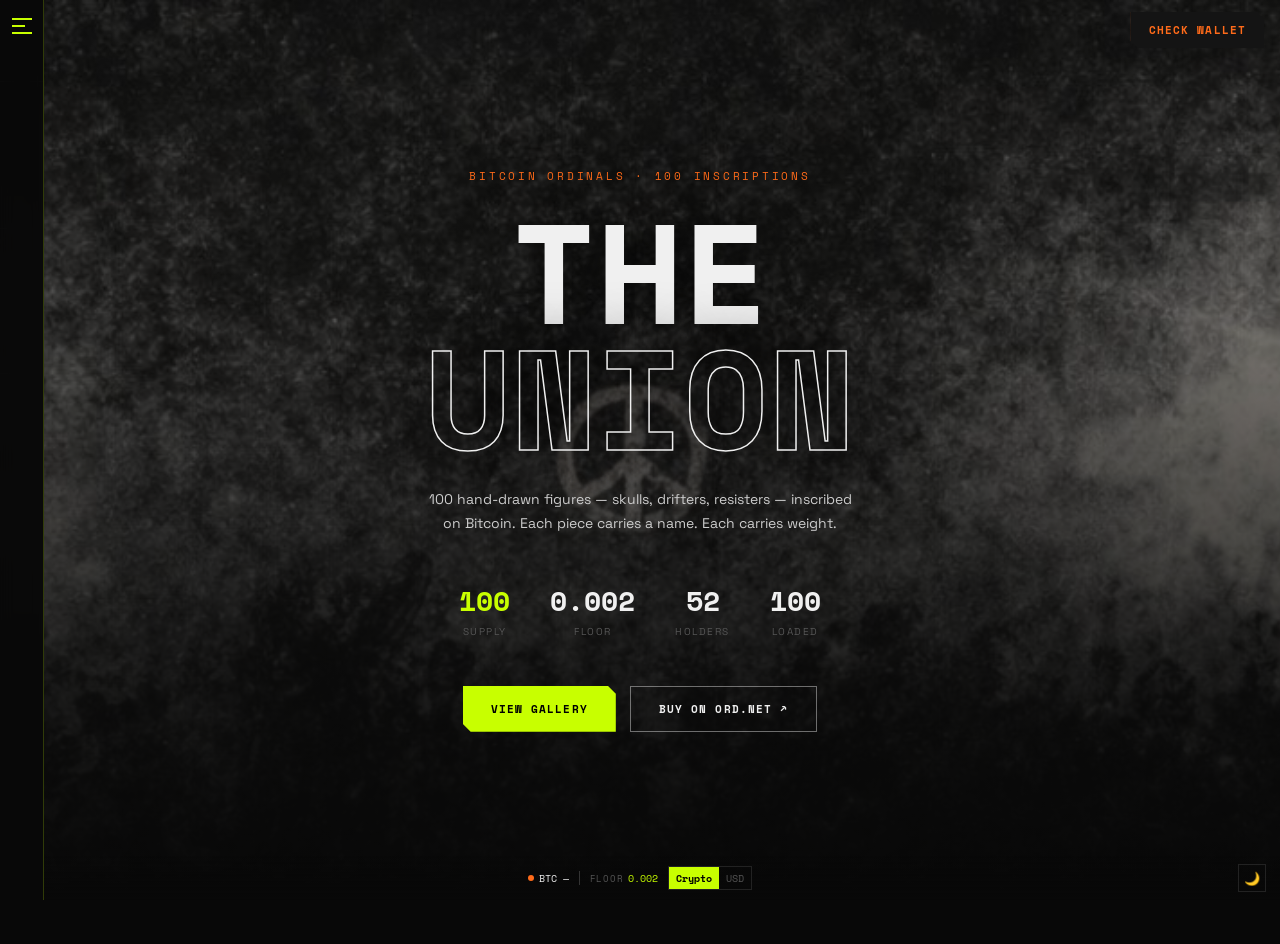
<file: index.html>
<!DOCTYPE html>
<html lang="en">
<head>
<meta charset="UTF-8">
<meta name="viewport" content="width=device-width, initial-scale=1.0">
<title>THE UNION — Ordinals Gallery</title>
<link rel="preconnect" href="https://fonts.googleapis.com">
<link href="https://fonts.googleapis.com/css2?family=Space+Grotesk:wght@400;600;700&family=Space+Mono:wght@400;700&display=swap" rel="stylesheet">
<style>
:root {
  --bg:    #080808;
  --void:  #0e0e0e;
  --panel: #141414;
  --border:#222;
  --muted: #333;
  --dim:   #555;
  --mid:   #888;
  --white: #f0f0f0;
  --acid:  #c8ff00;
  --orange:#ff6b1a;
  --teal:  #00c8b4;
  --tab-w: 44px;
}
* { margin:0; padding:0; box-sizing:border-box; }
html { scroll-behavior:smooth; }
body {
  background: var(--bg);
  color: var(--white);
  font-family: 'Space Grotesk', sans-serif;
  overflow-x: hidden;
  padding-bottom: 44px;
  width: 100%;
  max-width: 100vw;
}

/* ── NAV ────────────────────────────────────── */
nav {
  position: fixed; top:0; left:0; right:0; z-index:100;
  display: flex; align-items: center;
  padding: 0 16px 0 calc(var(--tab-w) + 12px);
  height: 60px;
  background: transparent;
}
#wallet-btn {
  margin-left: auto;
  font-family: 'Space Mono', monospace; font-size:11px;
  letter-spacing:.1em; text-transform:uppercase;
  background: var(--panel); color:var(--orange); outline:1px solid rgba(255,107,26,.3);
  border:none; padding:10px 18px; cursor:pointer; font-weight:700;
  clip-path: polygon(0 0,calc(100% - 7px) 0,100% 7px,100% 100%,7px 100%,0 calc(100% - 7px));
  transition: background .2s;
}
#wallet-btn:hover { background:rgba(255,107,26,.18); }
#wallet-btn.connected { background:var(--teal); }

/* ── SIDE TAB — always visible ──────────────── */
#side-tab {
  position:fixed; top:0; left:0; width:var(--tab-w); height:100vh;
  z-index:200;
  background: rgba(8,8,8,0.75);
  border-right: 1px solid rgba(200,255,0,0.2);
  display:flex; flex-direction:column; align-items:center;
  padding-top:18px;
  cursor:pointer;
  backdrop-filter: blur(8px);
  -webkit-backdrop-filter: blur(8px);
  transition: background .2s;
  -webkit-tap-highlight-color: transparent;
}
#side-tab:hover { background: rgba(8,8,8,0.92); }
#side-tab .hb { display:flex; flex-direction:column; gap:5px; }
#side-tab .hb span {
  display:block; width:20px; height:2px;
  background: var(--acid); transition: width .2s;
}
#side-tab .hb span:nth-child(2) { width:13px; }
#side-tab:hover .hb span { width:20px; }

/* ── SIDE DRAWER ────────────────────────────── */
#side-drawer {
  position:fixed; top:0; left:var(--tab-w); width:200px; height:100vh;
  z-index:199;
  background: rgba(10,10,10,0.92);
  border-right: 1px solid rgba(255,255,255,0.06);
  backdrop-filter: blur(20px);
  -webkit-backdrop-filter: blur(20px);
  display:flex; flex-direction:column;
  padding:20px 0 32px;
  transform: translateX(-200px);
  transition: transform .28s cubic-bezier(.4,0,.2,1);
  pointer-events: none;
}
#side-drawer.open {
  transform: translateX(0);
  pointer-events: all;
}
.sd-brand { padding:0 20px 20px; border-bottom:1px solid rgba(255,255,255,0.07); margin-bottom:8px; }
.sd-brand-name { font-family:'Space Mono',monospace; font-size:16px; font-weight:700; color:var(--white); }
.sd-brand-name span { color:var(--acid); }
.sd-brand-sub { font-size:9px; letter-spacing:.2em; text-transform:uppercase; color:var(--orange); margin-top:5px; }
.sd-nav { list-style:none; flex:1; }
.sd-nav li a,
.sd-nav li button {
  display:flex; align-items:center; gap:12px;
  padding:12px 20px;
  font-family:'Space Mono',monospace; font-size:11px;
  letter-spacing:.1em; text-transform:uppercase;
  color:var(--mid); text-decoration:none;
  background:transparent; border:none; cursor:pointer;
  width:100%; white-space:nowrap;
  transition: color .15s, background .15s;
  -webkit-tap-highlight-color: transparent;
}
.sd-nav li a:hover, .sd-nav li button:hover {
  color:var(--acid); background:rgba(200,255,0,0.05);
}
.sd-icon { width:16px; text-align:center; flex-shrink:0; font-size:13px; }
.sd-divider { height:1px; background:rgba(255,255,255,0.06); margin:6px 20px; }
.sd-footer { padding:0 20px; font-family:'Space Mono',monospace; font-size:9px; letter-spacing:.1em; text-transform:uppercase; color:var(--dim); }

/* ── HERO ───────────────────────────────────── */
.hero {
  min-height:100vh;
  display:flex; flex-direction:column;
  align-items:center; justify-content:center;
  text-align:center;
  padding: 80px 24px 80px 24px;
  position:relative; overflow:hidden;
}
.hero-bg {
  position:absolute; inset:0;
  background-image: url("[data-uri]");
  background-size:cover; background-position:center center;
  background-repeat:no-repeat;
  opacity:.52
}
.hero-bg::after {
  content:''; position:absolute; inset:0;
  background: linear-gradient(to bottom,rgba(8,8,8,.1) 0%,rgba(8,8,8,.05) 35%,rgba(8,8,8,.75) 80%,rgba(8,8,8,1) 100%);
}
.hero-grid {
  position:absolute; inset:0;
  display:grid; grid-template-columns:repeat(8,1fr); grid-template-rows:repeat(4,1fr);
  opacity:.04
}
.hero-grid div { border:1px solid var(--white); }
.hero-eyebrow {
  font-family:'Space Mono',monospace; font-size:11px;
  letter-spacing:.25em; text-transform:uppercase;
  color:var(--orange); margin-bottom:24px; position:relative;
}
.hero-title {
  font-family:'Space Mono',monospace;
  font-size:clamp(60px,14vw,140px);
  font-weight:700; line-height:.9;
  color:var(--white); margin-bottom:28px; position:relative;
  text-shadow: 0 0 60px rgba(0,0,0,.8);
}
.hero-title .outline {
  display:block; color:transparent;
  -webkit-text-stroke:1.5px var(--white);
}
.hero-sub {
  font-size:14px; color:#ccc;
  max-width:440px; line-height:1.7;
  margin-bottom:44px; position:relative;
}
.stats-row {
  display:flex; gap:40px; flex-wrap:wrap;
  justify-content:center; margin-bottom:48px; position:relative;
}
.stat { text-align:center; }
.stat-val {
  font-family:'Space Mono',monospace; font-size:28px;
  font-weight:700; color:var(--white); display:block;
}
.stat-val.hi { color:var(--acid); }
.stat-lbl { font-size:10px; letter-spacing:.15em; text-transform:uppercase; color:var(--dim); margin-top:4px; display:block; }
.cta-row { display:flex; gap:14px; flex-wrap:wrap; justify-content:center; position:relative; }
.btn-primary {
  font-family:'Space Mono',monospace; font-size:11px;
  letter-spacing:.1em; text-transform:uppercase;
  background:var(--acid); color:#000;
  border:none; padding:14px 28px; cursor:pointer; font-weight:700;
  text-decoration:none; display:inline-flex; align-items:center; gap:8px;
  transition:all .2s;
  clip-path:polygon(0 0,calc(100% - 8px) 0,100% 8px,100% 100%,8px 100%,0 calc(100% - 8px));
  -webkit-tap-highlight-color: transparent;
}
.btn-primary:hover { background:#d4ff1a; transform:translateY(-2px); }
.btn-ghost {
  font-family:'Space Mono',monospace; font-size:11px;
  letter-spacing:.1em; text-transform:uppercase;
  background:transparent; color:var(--white);
  border:1px solid rgba(255,255,255,.4);
  padding:14px 28px; cursor:pointer; font-weight:700;
  text-decoration:none; display:inline-flex; align-items:center; gap:8px;
  transition:all .2s;
  -webkit-tap-highlight-color: transparent;
}
.btn-ghost:hover { border-color:var(--white); }
.scroll-hint {
  position:absolute; bottom:28px; left:50%; transform:translateX(-50%);
  display:flex; flex-direction:column; align-items:center; gap:8px; opacity:.35;
}
.scroll-hint span { font-size:9px; letter-spacing:.2em; text-transform:uppercase; color:var(--mid); }
.scroll-line {
  width:2px; height:56px;
  background: rgba(200,255,0,0.15);
  position:relative; overflow:hidden;
  box-shadow: 0 0 8px rgba(200,255,0,0.4), 0 0 20px rgba(200,255,0,0.2);
}
.scroll-line::after {
  content:''; position:absolute; top:-100%; left:0; width:100%; height:100%;
  background: linear-gradient(to bottom, transparent, var(--acid), transparent);
  animation:scrollDown 1.2s ease-in-out infinite;
  box-shadow: 0 0 12px var(--acid), 0 0 24px var(--acid);
}
@keyframes scrollDown { 0% { top:-100%; } 100% { top:100%; } }

/* ── WALLET PANEL ───────────────────────────── */
.wallet-panel {
  display:none; background:var(--panel); border:1px solid var(--border);
  border-left:3px solid var(--acid);
  padding:16px 20px; margin-top:24px; max-width:420px; width:100%;
  position:relative;
}
.wallet-panel.visible { display:block; }
.wallet-addr { font-family:'Space Mono',monospace; font-size:9px; color:var(--dim); margin-bottom:12px; word-break:break-all; }
.holdings-row { display:flex; align-items:center; gap:16px; }
.holdings-num { font-family:'Space Mono',monospace; font-size:52px; font-weight:700; color:var(--acid); line-height:1; min-width:56px; }
.holdings-info { flex:1; }
.holdings-title { font-size:11px; font-weight:600; color:var(--white); margin-bottom:3px; letter-spacing:.05em; }
.holdings-sub { font-size:10px; color:var(--dim); }
.holder-badge { padding:4px 10px; font-family:'Space Mono',monospace; font-size:10px; letter-spacing:.1em; text-transform:uppercase; font-weight:700; white-space:nowrap; }
.badge-yes { background:rgba(200,255,0,.12); color:var(--acid); border:1px solid rgba(200,255,0,.35); }
.badge-no  { background:rgba(85,85,85,.12); color:var(--dim); border:1px solid var(--border); }

/* ── GALLERY PAGE ───────────────────────────── */
.gallery-page-header {
  padding:48px 32px 28px calc(var(--tab-w) + 28px);
  display:flex; align-items:flex-end; justify-content:space-between;
  gap:16px; flex-wrap:wrap; border-bottom:1px solid var(--border);
}
.section-eyebrow { font-family:'Space Mono',monospace; font-size:10px; letter-spacing:.2em; text-transform:uppercase; color:var(--acid); margin-bottom:8px; }
.section-h { font-size:clamp(28px,4vw,48px); font-weight:700; color:var(--white); line-height:1.1; }
.load-status { font-family:'Space Mono',monospace; font-size:10px; color:var(--dim); letter-spacing:.1em; }
.gallery-back {
  font-family:'Space Mono',monospace; font-size:11px; letter-spacing:.1em; text-transform:uppercase;
  background:transparent; color:var(--mid); border:1px solid var(--border);
  padding:8px 16px; cursor:pointer; transition:all .2s; text-decoration:none;
  display:inline-flex; align-items:center; gap:8px;
}
.gallery-back:hover { color:var(--white); border-color:var(--white); }
.gallery-section { padding:32px 32px 60px calc(var(--tab-w) + 28px); }
.pieces-grid { display:grid; grid-template-columns:repeat(auto-fill,minmax(200px,1fr)); gap:2px; }
.piece-card { background:var(--panel); cursor:pointer; overflow:hidden; transition:transform .2s, box-shadow .25s; }
.piece-card:hover { transform:scale(1.015); z-index:2; }
.piece-card:hover .p-overlay { opacity:1; }
  .piece-card:hover .p-img img { transform:scale(1.06); }
.p-img { aspect-ratio:1; overflow:hidden; background:var(--void); position:relative; }
  .p-img iframe { position:absolute; inset:0; width:100%; height:100%; border:none display:block; }
.p-img img { width:100%; height:100%; object-fit:cover; transition:transform .4s; display:block; }
.p-overlay { position:absolute; inset:0; background:rgba(0,0,0,.6); display:flex; align-items:center; justify-content:center; opacity:0; transition:opacity .25s; }
.p-overlay-label { font-family:'Space Mono',monospace; font-size:11px; letter-spacing:.15em; text-transform:uppercase; color:var(--acid); background:transparent; border:1.5px solid var(--acid); padding:9px 20px; box-shadow:0 0 12px rgba(200,255,0,.4); border-radius:2px; white-space:nowrap; }
.p-info { padding:10px 12px; border-top:1px solid var(--border); }
.p-num { font-family:'Space Mono',monospace; font-size:10px; color:var(--acid); margin-bottom:3px; }
.p-id  { font-size:10px; color:var(--dim); white-space:nowrap; overflow:hidden; text-overflow:ellipsis; font-family:'Space Mono',monospace; }
.sk { background:var(--panel); }
.sk-img { aspect-ratio:1; background:linear-gradient(90deg,var(--panel) 25%,var(--muted) 50%,var(--panel) 75%); background-size:200% 100%; animation:shimmer 1.5s infinite; }
.sk-line { height:10px; margin:10px 12px 3px; border-radius:2px; background:linear-gradient(90deg,var(--panel) 25%,var(--muted) 50%,var(--panel) 75%); background-size:200% 100%; animation:shimmer 1.5s infinite; }
.sk-line.sm { width:55%; margin:0 12px 10px; }
@keyframes shimmer { 0% { background-position:200% 0; } 100% { background-position:-200% 0; } }

/* ── LIGHTBOX ───────────────────────────────── */
.lightbox { display:none; position:fixed; inset:0; z-index:300; background:rgba(0,0,0,.92); backdrop-filter:blur(10px); align-items:center; justify-content:center; padding:20px; }
.lightbox.open { display:flex; }
.lb-inner { background:var(--panel); border:1px solid var(--border); max-width:800px; width:100%; display:grid; grid-template-columns:1fr 1fr; max-height:90vh; overflow-y:auto; position:relative; }
.lb-preview { aspect-ratio:1; background:var(--void); overflow:hidden; }
.lb-preview img { width:100%; height:100%; object-fit:cover; display:block; }
.lb-meta { padding:24px 20px; display:flex; flex-direction:column; gap:14px; }
.lb-num  { font-family:'Space Mono',monospace; font-size:10px; color:var(--acid); letter-spacing:.15em; }
.lb-iid  { font-family:'Space Mono',monospace; font-size:9px; color:var(--dim); word-break:break-all; line-height:1.5; }
.lb-pricebox { background:var(--void); border:1px solid var(--border); padding:12px; }
.lb-price-lbl { font-size:9px; letter-spacing:.1em; text-transform:uppercase; color:var(--dim); margin-bottom:4px; }
.lb-price-val { font-family:'Space Mono',monospace; font-size:18px; font-weight:700; color:var(--acid); }
.lb-traits { display:grid; grid-template-columns:1fr 1fr; gap:6px; }
.lb-trait { background:var(--void); border:1px solid var(--border); padding:8px 10px; }
.lb-trait-k { font-size:9px; letter-spacing:.1em; text-transform:uppercase; color:var(--dim); margin-bottom:2px; }
.lb-trait-v { font-size:12px; font-weight:600; color:var(--white); }
.lb-close { position:absolute; top:10px; right:10px; background:var(--muted); border:none; color:var(--white); width:28px; height:28px; cursor:pointer; font-size:14px; display:flex; align-items:center; justify-content:center; z-index:1; }
.lb-close:hover { background:var(--dim); }

/* ── ABOUT PAGE ─────────────────────────────── */
.about-inner { max-width:820px; margin:0 auto; padding:60px 32px 80px calc(var(--tab-w) + 28px); }
.about-back { margin-bottom:40px; display:inline-flex; }
.about-eyebrow { font-family:'Space Mono',monospace; font-size:11px; letter-spacing:.2em; text-transform:uppercase; color:var(--acid); margin-bottom:14px; margin-top:28px; }
.about-title { font-family:'Space Mono',monospace; font-size:clamp(40px,9vw,80px); font-weight:700; line-height:.95; color:var(--white); margin-bottom:36px; }
.about-title-outline { display:block; color:transparent; -webkit-text-stroke:1.5px var(--white); }
.about-statement { font-size:clamp(15px,2.2vw,20px); line-height:1.8; color:#ccc; margin-bottom:48px; border-left:2px solid var(--acid); padding-left:22px; }
.about-stats { display:grid; grid-template-columns:repeat(auto-fill,minmax(150px,1fr)); gap:2px; margin-bottom:48px; }
.about-stat-box { background:var(--panel); border:1px solid var(--border); padding:20px; }
.about-stat-val { font-family:'Space Mono',monospace; font-size:30px; font-weight:700; color:var(--acid); }
.about-stat-lbl { font-size:10px; letter-spacing:.15em; text-transform:uppercase; color:var(--dim); margin-top:5px; }
.about-links { display:flex; flex-direction:column; gap:2px; margin-bottom:48px; }
.about-links-title { font-family:'Space Mono',monospace; font-size:10px; letter-spacing:.2em; text-transform:uppercase; color:var(--acid); margin-bottom:14px; }
.about-link {
  display:flex; align-items:center; justify-content:space-between;
  background:var(--panel); border:1px solid var(--border);
  padding:16px 18px; text-decoration:none; color:var(--white);
  transition:border-color .2s;
}
.about-link:hover { border-color:var(--acid); }
.about-link-name { font-size:13px; font-weight:600; }
.about-link-url  { font-family:'Space Mono',monospace; font-size:11px; color:var(--dim); }
.about-creator { border-top:1px solid var(--border); padding-top:28px; display:flex; align-items:center; justify-content:space-between; flex-wrap:wrap; gap:12px; }
.about-creator-lbl { font-size:9px; letter-spacing:.15em; text-transform:uppercase; color:var(--dim); margin-bottom:5px; }
.about-creator-handle { font-family:'Space Mono',monospace; font-size:14px; font-weight:700; color:var(--white); text-decoration:none; }
.about-creator-handle:hover { color:var(--acid); }

/* ── FOOTER ─────────────────────────────────── */
footer { padding:36px 32px 36px calc(var(--tab-w) + 28px); display:flex; align-items:center; justify-content:space-between; border-top:1px solid var(--border); flex-wrap:wrap; gap:14px; }
.footer-logo { font-family:'Space Mono',monospace; font-size:14px; font-weight:700; color:var(--white); }
.footer-logo span { color:var(--acid); }
.footer-links { display:flex; gap:20px; flex-wrap:wrap; }
.footer-links a { font-size:11px; letter-spacing:.1em; text-transform:uppercase; color:var(--dim); text-decoration:none; transition:color .2s; }
.footer-links a:hover { color:var(--white); }

/* ── BOTTOM BAR ─────────────────────────────── */
.bottom-bar {
  position:fixed; bottom:0; left:0; right:0; z-index:90;
  display:flex; align-items:center;
  padding:0 14px; height:44px;
  background:linear-gradient(to top, rgba(8,8,8,.9) 0%, rgba(8,8,8,0) 100%);
  border-top:none;
}
.bb-left   { display:flex; align-items:center; gap:8px; flex:1; }
.bb-center { display:flex; align-items:center; gap:10px; flex:1; justify-content:center; }
.bb-right  { display:flex; align-items:center; gap:8px; flex:1; justify-content:flex-end; }
.bb-price  { font-family:'Space Mono',monospace; font-size:10px; color:var(--white); display:flex; align-items:center; gap:5px; white-space:nowrap; }
.bb-dot    { width:6px; height:6px; border-radius:50%; background:var(--orange); flex-shrink:0; }
.bb-sep    { width:1px; height:14px; background:var(--muted); flex-shrink:0; }
.bb-floor  { font-family:'Space Mono',monospace; font-size:10px; color:var(--acid); display:flex; align-items:center; gap:5px; white-space:nowrap; }
.bb-floor-lbl { font-size:9px; color:var(--dim); letter-spacing:.08em; }
.bb-currency {
  display:flex; align-items:center;
  font-family:'Space Mono',monospace; font-size:10px;
  border:1px solid var(--border); cursor:pointer;
  height:24px; overflow:hidden; flex-shrink:0;
  transition:border-color .2s;
  -webkit-tap-highlight-color: transparent;
}
.bb-currency:hover { border-color:var(--acid); }
.bb-currency span { padding:0 7px; height:100%; display:flex; align-items:center; color:var(--dim); transition:all .15s; }
.bb-currency span.active { background:var(--acid); color:#000; font-weight:700; }
.bb-btn {
  background:transparent; border:1px solid var(--border);
  color:var(--mid); width:28px; height:28px; flex-shrink:0;
  cursor:pointer; font-size:13px; display:flex; align-items:center; justify-content:center;
  transition:all .2s;
  -webkit-tap-highlight-color: transparent;
}
.bb-btn:hover { border-color:var(--acid); color:var(--acid); }

/* ── TOAST ──────────────────────────────────── */
.toast {
  position:fixed; bottom:52px; right:16px; z-index:400;
  background:var(--panel); border:1px solid var(--border); border-left:3px solid var(--acid);
  padding:10px 16px; font-family:'Space Mono',monospace; font-size:11px; color:var(--white);
  transform:translateY(80px); opacity:0; transition:all .3s; max-width:280px;
}
.toast.show { transform:translateY(0); opacity:1; }



  /* DISCONNECT BUTTON */
  .disconnect-btn {
    margin-top: 14px;
    width: 100%;
    font-family: 'Space Mono', monospace;
    font-size: 10px;
    letter-spacing: .12em;
    text-transform: uppercase;
    background: transparent;
    color: var(--dim);
    border: 1px solid var(--border);
    padding: 9px;
    cursor: pointer;
    transition: all .2s;
    -webkit-tap-highlight-color: transparent;
  }
  .disconnect-btn:hover {
    color: #ef4444;
    border-color: #ef4444;
    background: rgba(239,68,68,0.06);
  }
/* ── WALLET MODAL ───────────────────────────── */
.wallet-modal-overlay {
  display:none; position:fixed; inset:0; z-index:500;
  background:rgba(0,0,0,0.85); backdrop-filter:blur(8px);
  align-items:center; justify-content:center; padding:20px;
}
.wallet-modal-overlay.open { display:flex; }
.wallet-modal {
  background:var(--panel); border:1px solid var(--border);
  max-width:380px; width:100%; position:relative;
}
.wallet-modal::before {
  content:''; position:absolute; top:0; left:0; right:0;
  height:2px; background:var(--acid);
}
.wallet-modal-header {
  padding:20px 20px 16px;
  border-bottom:1px solid var(--border);
  display:flex; align-items:center; justify-content:space-between;
}
.wallet-modal-title {
  font-family:'Space Mono',monospace; font-size:12px;
  letter-spacing:.15em; text-transform:uppercase; color:var(--white);
}
.wallet-modal-close {
  background:transparent; border:none; color:var(--mid);
  font-size:18px; cursor:pointer; line-height:1; padding:2px 6px;
  transition:color .2s;
}
.wallet-modal-close:hover { color:var(--white); }
.wallet-modal-body { padding:12px; display:flex; flex-direction:column; gap:8px; }
.wallet-option {
  display:flex; align-items:center; gap:14px;
  padding:16px 18px;
  background:var(--void); border:1px solid var(--border);
  cursor:pointer; transition:all .2s; width:100%;
  text-align:left;
  -webkit-tap-highlight-color:transparent;
}
.wallet-option:hover { border-color:var(--acid); background:rgba(200,255,0,0.04); }
.wallet-option-icon {
  width:36px; height:36px; border-radius:8px;
  display:flex; align-items:center; justify-content:center;
  font-size:20px; flex-shrink:0;
}
.wallet-option-info { flex:1; }
.wallet-option-name {
  font-family:'Space Mono',monospace; font-size:12px;
  font-weight:700; color:var(--white); display:block; margin-bottom:3px;
}
.wallet-option-desc { font-size:10px; color:var(--dim); letter-spacing:.04em; }
.wallet-option-arrow { color:var(--dim); font-size:14px; }
.wallet-option:hover .wallet-option-arrow { color:var(--acid); }
.wallet-modal-footer {
  padding:12px 20px 16px;
  border-top:1px solid var(--border);
  font-size:10px; color:var(--dim); text-align:center; line-height:1.6;
}
.wallet-modal-footer a { color:var(--mid); text-decoration:none; }
.wallet-modal-footer a:hover { color:var(--acid); }
/* ── LIGHT MODE ─────────────────────────────── */
body.light {
  --bg: #f0f0eb; --void:#e8e8e3; --panel:#fff; --border:#ccc;
  --muted:#bbb; --dim:#666; --mid:#333; --white:#0a0a0a; --acid:#c8ff00;
}
body.light .hero-bg { opacity:.22; }
body.light .hero-bg::after {
  background:linear-gradient(to bottom,rgba(240,240,235,.1) 0%,rgba(240,240,235,.05) 30%,rgba(240,240,235,.7) 78%,rgba(240,240,235,1) 100%);
}
body.light .hero-title { color:#0a0a0a !important; text-shadow:none; }
body.light .hero-title .outline { -webkit-text-stroke-color:#0a0a0a !important; }
body.light .hero-sub { color:#222 !important; }
body.light .stat-val { color:#0a0a0a !important; text-shadow:none; }
body.light .stat-val.hi { color:#2d7a00 !important; }
body.light .stat-lbl { color:#555 !important; }
body.light #side-tab { background:rgba(220,220,215,.92); border-right-color:rgba(90,144,0,.3); }
body.light #side-drawer { background:rgba(235,235,230,.97); border-right-color:rgba(0,0,0,.08); }
body.light .sd-brand-name { color:#0a0a0a; }
body.light .sd-brand-name span { color:#2d7a00; }
body.light .sd-nav li a,
body.light .sd-nav li button { color:#333; }
body.light .sd-nav li a:hover,
body.light .sd-nav li button:hover { color:#0a0a0a; background:rgba(0,0,0,.05); }
body.light .sd-nav li a.active { color:#0a0a0a; background:rgba(0,0,0,.06); }
body.light .sd-divider { background:rgba(0,0,0,.1); }
body.light .sd-footer { color:#888; }
body.light .bb-floor { color:#2d7a00 !important; }
body.light .bottom-bar { background:linear-gradient(to top,rgba(240,240,235,.9) 0%,rgba(240,240,235,0) 100%); }
body.light footer { border-top-color:transparent; background:transparent; }
body.light #wallet-btn { background:rgba(255,255,255,.6); color:var(--orange); border:1px solid rgba(255,107,26,.3); }
  .light #wallet-btn[data-state="holder"] { background:rgba(0,0,0,.08); color:#2d7a00; border:1px solid #2d7a00; }
  .light #wallet-btn[data-state="none"]   { background:rgba(255,255,255,.6); color:var(--orange); border:1px solid rgba(255,107,26,.3); }

/* ── MOBILE ─────────────────────────────────── */
@media(max-width:768px) {
  :root { --tab-w: 40px; }

  /* NAV */
  nav { padding:0 12px; height:56px; }
  #wallet-btn { margin-left:auto; font-size:10px; padding:8px 14px; }

  /* HERO — pad left to clear side tab */
  .hero { padding:70px 20px 70px calc(var(--tab-w) + 16px); min-height:100svh; }
  .hero-eyebrow { font-size:10px; letter-spacing:.18em; }
  .hero-title { font-size:clamp(50px,15vw,90px); }
  .hero-sub { font-size:13px; max-width:100%; }
  .stats-row { gap:16px; }
  .stat-val { font-size:20px; }
  .stat-lbl { font-size:9px; }
  .cta-row { flex-direction:column; align-items:center; width:100%; }
  .btn-primary, .btn-ghost { width:80%; max-width:260px; justify-content:center; }

  /* WALLET PANEL */
  .wallet-panel { padding:14px 16px; }
  .holdings-num { font-size:40px; }

  /* GALLERY */
  .gallery-page-header { padding:36px 14px 20px calc(var(--tab-w) + 14px); flex-direction:column; align-items:flex-start; }
  .gallery-section { padding:20px 10px 60px calc(var(--tab-w) + 10px); }
  .pieces-grid { grid-template-columns:repeat(auto-fill,minmax(130px,1fr)); gap:1px; }

  /* LIGHTBOX */
  .lb-inner { grid-template-columns:1fr; max-height:95vh; }
  .lb-meta { padding:16px; }

  /* FOOTER */
  footer { padding:24px 14px 24px calc(var(--tab-w) + 14px); flex-direction:column; text-align:center; }
  .footer-links { justify-content:center; gap:12px; flex-wrap:wrap; }

  /* ABOUT */
  .about-inner { padding:44px 14px 64px calc(var(--tab-w) + 14px); }
  .about-title { font-size:clamp(36px,11vw,60px); }
  .about-statement { font-size:14px; padding-left:16px; }
  .about-stats { grid-template-columns:1fr 1fr; }
  .about-link-url { display:none; }

  /* BOTTOM BAR */
  .bb-center { gap:6px; }
  .bb-price, .bb-floor { font-size:9px; }
  .bb-sep { display:none; }
}

@media(max-width:380px) {
  .hero-title { font-size:clamp(44px,18vw,72px); }
  .stats-row { gap:10px; }
  .stat-val { font-size:18px; }
  .btn-primary, .btn-ghost { width:90%; }
}

  .addr-hint { font-size:11px; color:var(--dim); line-height:1.6; margin:0; letter-spacing:.03em; }
  .addr-input {
    width:100%; box-sizing:border-box;
    background:var(--void); border:1px solid var(--border);
    color:var(--white); font-family:'Space Mono',monospace; font-size:11px;
    padding:13px 14px; outline:none; transition:border-color .2s;
    clip-path:polygon(0 0,calc(100% - 6px) 0,100% 6px,100% 100%,6px 100%,0 calc(100% - 6px));
  }
  .addr-input:focus { border-color:var(--acid); }
  .addr-input::placeholder { color:var(--dim); }
  .addr-btn {
    width:100%; background:transparent; color:var(--orange);
    font-family:'Space Mono',monospace; font-size:11px;
    font-weight:700; letter-spacing:.12em; text-transform:uppercase;
    border:1.5px solid var(--orange); padding:13px; cursor:pointer;
    transition:background .2s, color .2s;
    clip-path:polygon(0 0,calc(100% - 6px) 0,100% 6px,100% 100%,6px 100%,0 calc(100% - 6px));
  }
  .addr-btn:hover { background:rgba(255,107,26,.1); }
  .addr-result {
    background:var(--void); border:1px solid var(--border);
    padding:14px 16px;
  }
  .light .addr-result { background:#fff; border-color:#bbb; }
  .light .addr-count  { color:#444; }
  .addr-badge {
    font-family:'Space Mono',monospace; font-size:11px;
    font-weight:700; letter-spacing:.14em; text-transform:uppercase;
    margin-bottom:6px;
  }
  .addr-count { font-size:11px; color:var(--dim); letter-spacing:.03em; }
  .addr-clear {
    background:transparent; border:none; color:var(--dim);
    font-size:10px; font-family:'Space Mono',monospace;
    cursor:pointer; text-align:left; letter-spacing:.1em;
    text-transform:uppercase; padding:0; transition:color .2s;
  }
  .addr-clear:hover { color:var(--white); }

  
  /* Lightbox light mode */
  body.light .lb-inner { background:#fff; color:#0a0a0a; }
  body.light .lb-num { color:#0a0a0a; }
  body.light .lb-iid { color:#666; }
  body.light .lb-pricebox { background:#f0f0eb; border-color:#ccc; }
  body.light .lb-price-lbl { color:#888; }
  body.light .lb-price-val { color:#2d7a00; }
  body.light .lb-trait { background:#f0f0eb; border-color:#ccc; }
  body.light .lb-trait-k { color:#888; }
  body.light .lb-trait-v { color:#0a0a0a; }
  body.light .lb-close { color:#666; }
  body.light .lb-close:hover { color:#0a0a0a; }
  body.light #lb-link { background:#2d7a00; color:#fff; }
  body.light .lightbox { background:rgba(0,0,0,.75); }

  /* About page light mode */
  body.light .about-stat-val { color:#1a6600 !important; }
  body.light .about-stat-val[style*="orange"] { color:var(--orange) !important; }
  body.light .about-stat-lbl { color:#555 !important; }
  body.light .about-stat-lbl[style*="orange"] { color:var(--orange) !important; }
  body.light .about-stat-box { background:#fff; border-color:#ddd; }
  body.light .about-stat-box { background:#fff; border-color:#ddd; }
  body.light .about-statement span[style*="var(--acid)"] { color:#2d7a00 !important; }
  body.light .about-eyebrow { color:#2d7a00; }
  body.light .about-title { color:#0a0a0a; }
  body.light .about-title-outline { color:transparent; -webkit-text-stroke:2px #0a0a0a; }
  body.light .about-statement { color:#444; border-left-color:#ccc; }
  body.light .about-links-title { color:#0a0a0a; }
  body.light .about-link { border-color:#ddd; }
  body.light .about-link:hover { border-color:#2d7a00; }
  body.light .about-link-name { color:#0a0a0a; }
  body.light .about-link-url { color:#888; }
  body.light .about-creator-lbl { color:#888; }

  
  .gallery-header {
    padding: 80px 32px 24px calc(var(--tab-w) + 28px);
    border-bottom: 1px solid var(--border);
  }
  .section-title {
    font-family: 'Space Grotesk', sans-serif;
    font-size: clamp(28px, 5vw, 48px);
    font-weight: 700;
    color: var(--white);
    margin: 0 0 12px;
    letter-spacing: -.02em;
  }
  .gallery-meta {
    display: flex;
    align-items: center;
    justify-content: space-between;
    margin-top: 12px;
  }
  body.light .gallery-header { border-bottom-color: #ddd; }
  body.light .section-title { color: #0a0a0a; }
  body.light .section-eyebrow { color: var(--orange); }

  
  /* Gallery cards — light mode */
  body.light .piece-card { background:#fff; }
  body.light .p-num { color:#0a0a0a; }
  body.light .p-id  { color:#888; }
  body.light .p-overlay { background:rgba(0,0,0,.5); }
  body.light .p-overlay-label { color:#fff; border-color:#fff; }
  body.light .piece-card:hover .p-img img { transform:scale(1.06); }

  /* Gallery header — light mode */
  body.light .load-status { color:#555; }
  body.light .btn-ghost { color:#333; border-color:#999; }
  body.light .btn-ghost:hover { color:#0a0a0a; border-color:#0a0a0a; }

  /* Skeleton loaders — light mode */
  body.light .sk-img  { background:#ddd; }
  body.light .sk-line { background:#ddd; }

  </style>
</head>
<body>

<!-- Audio via Web Audio API -->

<!-- SIDE TAB -->
<div id="side-tab">
  <div class="hb"><span></span><span></span><span></span></div>
</div>

<!-- SIDE DRAWER -->
<div id="side-drawer">
  <div class="sd-brand">
    <div class="sd-brand-name">THE<span>UNION</span></div>
    <div class="sd-brand-sub">BTC Ordinals</div>
  </div>
  <ul class="sd-nav">
    <li><button onclick="showPage('home');closeDrawer()"><span class="sd-icon">⌂</span>Home</button></li>
    <li><button onclick="showPage('about');closeDrawer()"><span class="sd-icon">◎</span>About</button></li>
    <li><button onclick="showPage('gallery');closeDrawer()"><span class="sd-icon">▦</span>Gallery</button></li>
    <li><div class="sd-divider"></div></li>
    <li><a href="https://ord.net/collection/theunion" target="_blank"><span class="sd-icon">◉</span>Ord.net</a></li>
    <li><a href="https://www.satflow.com/ordinals/theunion" target="_blank"><span class="sd-icon">◈</span>Satflow</a></li>
    <li><a href="https://ord-dropz.xyz/secondary/collections/theunion" target="_blank"><span class="sd-icon">◈</span>Ord Dropz</a></li>
    <li><div class="sd-divider"></div></li>
    <li><a href="https://discord.gg/sF887qQnFw" target="_blank"><span class="sd-icon"><svg viewBox="0 0 24 24" width="13" height="13" style="fill:currentColor"><path d="M20.317 4.37a19.791 19.791 0 0 0-4.885-1.515.074.074 0 0 0-.079.037c-.21.375-.444.864-.608 1.25a18.27 18.27 0 0 0-5.487 0 12.64 12.64 0 0 0-.617-1.25.077.077 0 0 0-.079-.037A19.736 19.736 0 0 0 3.677 4.37a.07.07 0 0 0-.032.027C.533 9.046-.32 13.58.099 18.057a.082.082 0 0 0 .031.057 19.9 19.9 0 0 0 5.993 3.03.078.078 0 0 0 .084-.028c.462-.63.874-1.295 1.226-1.994a.076.076 0 0 0-.041-.106 13.107 13.107 0 0 1-1.872-.892.077.077 0 0 1-.008-.128 10.2 10.2 0 0 0 .372-.292.074.074 0 0 1 .077-.01c3.928 1.793 8.18 1.793 12.062 0a.074.074 0 0 1 .078.01c.12.098.246.198.373.292a.077.077 0 0 1-.006.127 12.299 12.299 0 0 1-1.873.892.077.077 0 0 0-.041.107c.36.698.772 1.362 1.225 1.993a.076.076 0 0 0 .084.028 19.839 19.839 0 0 0 6.002-3.03.077.077 0 0 0 .032-.054c.5-5.177-.838-9.674-3.549-13.66a.061.061 0 0 0-.031-.03zM8.02 15.33c-1.183 0-2.157-1.085-2.157-2.419 0-1.333.956-2.419 2.157-2.419 1.21 0 2.176 1.096 2.157 2.42 0 1.333-.956 2.418-2.157 2.418zm7.975 0c-1.183 0-2.157-1.085-2.157-2.419 0-1.333.955-2.419 2.157-2.419 1.21 0 2.176 1.096 2.157 2.42 0 1.333-.946 2.418-2.157 2.418z"/></svg></span>Discord</a></li>
    <li><a href="https://x.com/oceanord28" target="_blank"><span class="sd-icon"><svg viewBox="0 0 24 24" width="12" height="12" style="fill:currentColor"><path d="M18.244 2.25h3.308l-7.227 8.26 8.502 11.24H16.17l-4.714-6.231-5.401 6.231H2.746l7.73-8.835L1.254 2.25H8.08l4.253 5.622 5.911-5.622zm-1.161 17.52h1.833L7.084 4.126H5.117z"/></svg></span>@oceanord28</a></li>
    <li><a href="https://x.com/theunion100" target="_blank"><span class="sd-icon"><svg viewBox="0 0 24 24" width="12" height="12" style="fill:currentColor"><path d="M18.244 2.25h3.308l-7.227 8.26 8.502 11.24H16.17l-4.714-6.231-5.401 6.231H2.746l7.73-8.835L1.254 2.25H8.08l4.253 5.622 5.911-5.622zm-1.161 17.52h1.833L7.084 4.126H5.117z"/></svg></span>@theunion100</a></li>
  </ul>
  <div class="sd-footer" style="color:var(--orange);">TheUnion on Bitcoin</div>
</div>

<!-- NAV -->
<nav>
  <button id="wallet-btn" onclick="openAddrModal()">Check Wallet</button>
</nav>

<!-- HOME PAGE -->
<div id="page-home">
  <section class="hero">
    <div class="hero-bg"></div>
    <div class="hero-grid" id="hero-grid"></div>
    <div class="hero-eyebrow" style="color:var(--orange);">Bitcoin Ordinals · 100 Inscriptions</div>
    <h1 class="hero-title">THE<br><span class="outline">UNION</span></h1>
    <p class="hero-sub">100 hand-drawn figures — skulls, drifters, resisters — inscribed on Bitcoin. Each piece carries a name. Each carries weight.</p>
    <div class="stats-row">
      <div class="stat"><span class="stat-val hi">100</span><span class="stat-lbl">Supply</span></div>
      <div class="stat"><span class="stat-val" id="stat-floor">0.002</span><span class="stat-lbl">Floor</span></div>
      <div class="stat"><span class="stat-val" id="stat-holders">52</span><span class="stat-lbl">Holders</span></div>
      <div class="stat"><span class="stat-val" id="stat-loaded">100</span><span class="stat-lbl">Loaded</span></div>
    </div>
    <div class="cta-row">
      <button class="btn-primary" onclick="showPage('gallery')">View Gallery</button>
      <a href="https://ord.net/collection/theunion" target="_blank" class="btn-ghost">Buy on Ord.net ↗</a>
    </div>
</div>

<div id="page-gallery" style="display:none;">
<div class="gallery-header">
  <div class="section-eyebrow" style="color:var(--orange);">Bitcoin Ordinals · 100 Inscriptions</div>
  <h2 class="section-title">The Collection</h2>
  <div class="gallery-meta">
    <span id="load-status">Loading...</span>
    <button class="btn-ghost btn-sm" onclick="showPage('home')">← Back</button>
  </div>
</div>
<div class="gallery-section">
  <div class="pieces-grid" id="main-grid"></div>
</div>
</div>

<!-- ABOUT PAGE -->
<div id="page-about" style="display:none;">
  <div class="about-inner">
    <button class="gallery-back about-back" onclick="showPage('home')">← Back</button>
    <div class="about-eyebrow">About</div>
    <h1 class="about-title">THE<br><span class="about-title-outline">UNION</span></h1>
    <div class="about-statement">
      TheUnion is a <span style="color:var(--acid);font-weight:600;">visual movement</span> where art becomes resistance
      and expression turns to <span style="color:var(--acid);font-weight:600;">power</span>.<br><br>
      Unique 1/1 Ordinals reflecting global harmony —
      fragments of <span style="color:var(--acid);font-weight:600;">pain</span>, hope, and resilience.
    </div>
    <div class="about-stats">
      <div class="about-stat-box"><div class="about-stat-val">100</div><div class="about-stat-lbl">Unique 1/1s</div></div>
      <div class="about-stat-box"><div class="about-stat-val" style="color:var(--orange);">BTC</div><div class="about-stat-lbl" style="color:var(--orange);">Bitcoin Ordinals</div></div>
      <div class="about-stat-box"><div class="about-stat-val" id="about-stat-holders">52</div><div class="about-stat-lbl">Holders</div></div>
      <div class="about-stat-box"><div class="about-stat-val">1/1</div><div class="about-stat-lbl">Hand-drawn</div></div>
    </div>
    <div class="about-links">
      <div class="about-links-title">Links</div>
      <a href="https://discord.gg/sF887qQnFw" target="_blank" class="about-link"><span class="about-link-name">Discord</span><span class="about-link-url">Join the community ↗</span></a>
      <a href="https://x.com/theunion100" target="_blank" class="about-link"><span class="about-link-name">X / Twitter</span><span class="about-link-url">@theunion100 ↗</span></a>
      <a href="https://ord.net/collection/theunion" target="_blank" class="about-link"><span class="about-link-name">Ord.net Marketplace</span><span class="about-link-url">ord.net/collection/theunion ↗</span></a>
      <a href="https://www.satflow.com/ordinals/theunion" target="_blank" class="about-link"><span class="about-link-name">Satflow Marketplace</span><span class="about-link-url">satflow.com/ordinals/theunion ↗</span></a>
      <a href="https://ord-dropz.xyz/secondary/collections/theunion" target="_blank" class="about-link"><span class="about-link-name">Ord Dropz</span><span class="about-link-url">ord-dropz.xyz/secondary/collections/theunion ↗</span></a>
    </div>
    <div class="about-creator">
      <div>
        <div class="about-creator-lbl">Creator</div>
        <a href="https://x.com/oceanord28" target="_blank" class="about-creator-handle">@oceanord28 ↗</a>
      </div>
      <button class="btn-primary" onclick="showPage('gallery')">View Gallery →</button>
    </div>
  </div>
</div>


<!-- WALLET MODAL -->
<div class="wallet-modal-overlay" id="wallet-modal-overlay" onclick="if(event.target===this)closeAddrModal()">
  <div class="wallet-modal">
    <div class="wallet-modal-header">
      <span class="wallet-modal-title">Check Your Wallet</span>
      <button class="wallet-modal-close" onclick="closeAddrModal()">✕</button>
    </div>
    <div class="wallet-modal-body">
      <p class="addr-hint">Paste your Bitcoin address to check if you hold a Union piece.</p>
      <input id="addr-input" class="addr-input" type="text" placeholder="bc1p..."
        onkeydown="if(event.key==='Enter')checkAddr()" />
      <button class="addr-btn" onclick="checkAddr()">Check Holdings</button>
      <div id="addr-result" class="addr-result" style="display:none;">
        <div id="addr-badge" class="addr-badge"></div>
        <div id="addr-count" class="addr-count"></div>
      </div>
      <button id="addr-clear" class="addr-clear" onclick="clearAddr()" style="display:none;">✕ Clear</button>
    </div>
  </div>
</div>

<!-- LIGHTBOX -->
<div class="lightbox" id="lightbox" onclick="closeLb(event)">
  <div class="lb-inner">
    <button class="lb-close" id="lb-close" onclick="forceCloseLb()">✕</button>
    <div class="lb-preview" id="lb-preview"></div>
    <div class="lb-meta">
      <div class="lb-num" id="lb-num"></div>
      <div class="lb-iid" id="lb-iid"></div>
      <div class="lb-pricebox"><div class="lb-price-lbl">Marketplace</div><div class="lb-price-val">Ordinals.com</div></div>
      <div class="lb-traits" id="lb-traits"></div>
      <a id="lb-link" href="#" target="_blank" class="btn-primary" style="margin-top:auto">View on Ordinals.com ↗</a>
    </div>
  </div>
</div>

<!-- BOTTOM BAR -->
<div class="bottom-bar">
  <div class="bb-left"></div>
  <div class="bb-center">
    <div class="bb-price"><div class="bb-dot"></div><span id="btc-price">BTC —</span></div>
    <div class="bb-sep"></div>
    <div class="bb-floor"><span class="bb-floor-lbl">FLOOR</span><span id="floor-price">0.002</span></div>
    <div class="bb-currency" id="bb-currency">
      <span id="cur-crypto" class="active">Crypto</span>
      <span id="cur-usd">USD</span>
    </div>
  </div>
  <div class="bb-right">
    <button class="bb-btn" id="theme-btn" onclick="toggleTheme()">🌙</button>
  </div>
</div>

<div class="toast" id="toast"></div>

<script>
const ORD    = 'https://ordinals.com';
const PARENT = '2f0731248115d5472d6b554aad5073a96a960e0b5b39618e5f6d5e43cfd3b217i0';
const FLOOR_BTC = 0.002;

// ── PAGES ─────────────────────────────────────
let currentPage = 'home';
let galleryLoaded = false;

// ── SIDE DRAWER ───────────────────────────────
const sideTab    = document.getElementById('side-tab');
const sideDrawer = document.getElementById('side-drawer');
let drawerTimer  = null;

function openDrawer()  { clearTimeout(drawerTimer); sideDrawer.classList.add('open'); }
function closeDrawer() { clearTimeout(drawerTimer); sideDrawer.classList.remove('open'); }
function scheduleClose() { drawerTimer = setTimeout(closeDrawer, 150); }

sideTab.addEventListener('click',      openDrawer);
sideTab.addEventListener('mouseenter', openDrawer);
sideTab.addEventListener('mouseleave', scheduleClose);
sideDrawer.addEventListener('mouseenter', () => clearTimeout(drawerTimer));
sideDrawer.addEventListener('mouseleave', scheduleClose);

document.addEventListener('click', e => {
  if (!e.target.closest('#side-tab') && !e.target.closest('#side-drawer')) closeDrawer();
});

// ── THEME ─────────────────────────────────────
function toggleTheme() {
  const light = document.body.classList.toggle('light');
  document.getElementById('theme-btn').textContent = light ? '☀️' : '🌙';
  localStorage.setItem('union-theme', light ? 'light' : 'dark');
}
if (localStorage.getItem('union-theme') === 'light') {
  document.body.classList.add('light');
  document.getElementById('theme-btn').textContent = '☀️';
}

// ── BTC PRICE ─────────────────────────────────
let btcUsd = null;
let curMode = 'crypto';

// Load cached price instantly on start
const _cached = localStorage.getItem('union_btc_price');
if (_cached) { btcUsd = parseFloat(_cached); updatePrices(); }

function fetchWithTimeout(url, ms = 4000) {
  return Promise.race([
    fetch(url),
    new Promise((_, reject) => setTimeout(() => reject('timeout'), ms))
  ]);
}

async function fetchBTC() {
  try {
    // Primary: CoinGecko
    const res  = await fetchWithTimeout(
      'https://api.coingecko.com/api/v3/simple/price?ids=bitcoin&vs_currencies=usd'
    );
    const data = await res.json();
    const p    = data.bitcoin?.usd;
    if (p > 0) {
      btcUsd = p;
      localStorage.setItem('union_btc_price', p);
      updatePrices();
      return;
    }
  } catch(e) {}

  try {
    // Fallback: CoinCap
    const res  = await fetchWithTimeout('https://api.coincap.io/v2/assets/bitcoin');
    const data = await res.json();
    const p    = parseFloat(data.data?.priceUsd);
    if (p > 0) {
      btcUsd = p;
      localStorage.setItem('union_btc_price', p);
      updatePrices();
    }
  } catch(e) {}
}

function updatePrices() {
  const priceEl = document.getElementById('btc-price');
  const floorEl = document.getElementById('floor-price');
  const heroEl  = document.getElementById('stat-floor');
  if (!btcUsd) return;
  if (curMode === 'usd') {
    if (priceEl) priceEl.textContent = 'BTC $' + Math.round(btcUsd).toLocaleString();
    const usd = '$' + Math.round(FLOOR_BTC * btcUsd).toLocaleString();
    if (floorEl) floorEl.textContent = usd;
    if (heroEl)  heroEl.textContent  = usd;
  } else {
    if (priceEl) priceEl.textContent = '₿ ' + Math.round(btcUsd).toLocaleString();
    if (floorEl) floorEl.textContent = FLOOR_BTC;
    if (heroEl)  heroEl.textContent  = FLOOR_BTC;
  }
}

document.getElementById('bb-currency').addEventListener('click', () => {
  curMode = curMode === 'crypto' ? 'usd' : 'crypto';
  document.getElementById('cur-crypto').classList.toggle('active', curMode === 'crypto');
  document.getElementById('cur-usd').classList.toggle('active', curMode === 'usd');
  updatePrices();
});

fetchBTC();
setInterval(fetchBTC, 60000);


// ── GALLERY ───────────────────────────────────────
let allIds   = [];
let seenIds  = new Set();
let cardCount = 0;

function showPage(name) {
  document.getElementById('page-home').style.display    = name === 'home'    ? '' : 'none';
  document.getElementById('page-gallery').style.display = name === 'gallery' ? '' : 'none';
  document.getElementById('page-about').style.display   = name === 'about'   ? '' : 'none';
  window.scrollTo(0, 0);
  if (name === 'gallery' && allIds.length === 0) {
    showSkeletons(20);
    fetchAllChildren().then(() => clearSkeletons());
  }
}

async function fetchAllChildren() {
  let page = 0;
  let more = true;

  while (more) {
    try {
      const url = page === 0
        ? `${ORD}/r/children/${PARENT}`
        : `${ORD}/r/children/${PARENT}/${page}`;

      const res  = await fetch(url);
      if (!res.ok) break;
      const data = await res.json();

      const ids    = data.ids || [];
      more = data.more || false;

      const newIds = ids.filter(id => !seenIds.has(id));
      newIds.forEach(id => seenIds.add(id));
      allIds = [...allIds, ...newIds];

      if (newIds.length > 0) appendCards(newIds);

      updateGalleryStatus();

      if (!more || ids.length === 0) break;
      page++;
    } catch(e) {
      console.warn('Gallery fetch page', page, e);
      break;
    }
  }

  updateGalleryStatus(true);
}

function updateGalleryStatus(done = false) {
  const sl = document.getElementById('load-status');
  const el = document.getElementById('stat-loaded');
  if (sl) sl.textContent = done ? `${allIds.length} inscriptions` : `Loading... ${allIds.length} found`;
  if (el) el.textContent = allIds.length;
}


function appendCards(ids) {
  const grid = document.getElementById('main-grid');
  if (!grid) return;
  ids.forEach(iid => {
    cardCount++;
    const num = cardCount;
    const el  = document.createElement('div');
    el.className = 'piece-card';
    el.onclick   = () => openLb(iid, num);
    el.innerHTML = `
      <div class="p-img">
        <img src="${ORD}/content/${iid}" alt="UNION #${num}" loading="lazy"
          onerror="this.style.display='none';this.parentNode.style.background='#1a1a1a'">
        <div class="p-overlay"><div class="p-overlay-label">View</div></div>
      </div>
      <div class="p-info">
        <div class="p-num">UNION #${num}</div>
        <div class="p-id">${iid.slice(0,14)}…${iid.slice(-6)}</div>
      </div>`;
    grid.appendChild(el);
  });
}

function showSkeletons(n) {
  const grid = document.getElementById('main-grid');
  if (!grid) return;
  for (let i = 0; i < n; i++) {
    const sk = document.createElement('div');
    sk.className = 'sk sk-placeholder';
    sk.innerHTML = '<div class="sk-img"></div><div class="sk-line"></div><div class="sk-line sm"></div>';
    grid.appendChild(sk);
  }
}
function clearSkeletons() {
  document.querySelectorAll('.sk-placeholder').forEach(el => el.remove());
}

// ── LIGHTBOX ──────────────────────────────────
function openLb(iid, num) {
  const preview = document.getElementById('lb-preview');
  preview.innerHTML = `<img src="${ORD}/content/${iid}" alt="UNION #${num}"
    onerror="this.outerHTML='<iframe src=\"${ORD}/preview/${iid}\" style=\"width:100%;height:100%;border:none\"></iframe>'">`;
  document.getElementById('lb-num').textContent  = `UNION #${num} of ${allIds.length}`;
  document.getElementById('lb-iid').textContent  = iid;
  document.getElementById('lb-link').href        = `${ORD}/inscription/${iid}`;
  document.getElementById('lb-traits').innerHTML = [
    ['Chain','Bitcoin'],['Protocol','Ordinals'],['Parent','106659301'],['Supply','100']
  ].map(([k,v]) => `<div class="lb-trait"><div class="lb-trait-k">${k}</div><div class="lb-trait-v">${v}</div></div>`).join('');
  document.getElementById('lightbox').classList.add('open');
  document.body.style.overflow = 'hidden';
}


function closeLb(e) {
  if (e.target !== document.getElementById('lightbox')) return;
  forceCloseLb();
}
function forceCloseLb() {
  document.getElementById('lightbox').classList.remove('open');
  document.getElementById('lb-preview').innerHTML = '';
  document.body.style.overflow = '';
}


// ── WALLET ────────────────────────────────────
let connectedAddr = null;















// ── TOAST ─────────────────────────────────────
let toastTimer;
function showToast(msg) {
  const t = document.getElementById('toast');
  t.textContent = msg; t.classList.add('show');
  clearTimeout(toastTimer);
  toastTimer = setTimeout(() => t.classList.remove('show'), 3500);
}

// ── INIT ──────────────────────────────────────

async function fetchHolders() {
  try {
    // Step 1: get all inscription IDs from ordinals.com /r/children JSON
    let ids = [], page = 0, more = true;
    while (more && page < 10) {
      const url = page === 0
        ? `${ORD}/r/children/${PARENT}`
        : `${ORD}/r/children/${PARENT}/${page}`;
      const r = await fetch(url);
      if (!r.ok) break;
      const d = await r.json();
      ids = ids.concat(d.ids || []);
      more = d.more || false;
      page++;
    }
    if (ids.length === 0) return;

    // Step 2: fetch owner address for each inscription from Hiro in batches
    const owners = new Set();
    const batch = 10;
    for (let i = 0; i < ids.length; i += batch) {
      const chunk = ids.slice(i, i + batch);
      await Promise.all(chunk.map(async iid => {
        try {
          const r = await fetch(`https://api.hiro.so/ordinals/v1/inscriptions/${iid}`);
          if (!r.ok) return;
          const d = await r.json();
          if (d.address) owners.add(d.address);
        } catch(e) {}
      }));
    }
    if (owners.size > 0) updateHolders(owners.size);
  } catch(e) { console.warn('fetchHolders failed', e); }
}

function updateHolders(count) {
  const el1 = document.getElementById('stat-holders');
  const el2 = document.getElementById('about-stat-holders');
  if (el1) el1.textContent = count;
  if (el2) el2.textContent = count;
}


// ── ADDRESS CHECK ─────────────────────────────────
function openAddrModal() {
  document.getElementById('wallet-modal-overlay').classList.add('open');
  setTimeout(() => document.getElementById('addr-input').focus(), 100);
}
function closeAddrModal() {
  document.getElementById('wallet-modal-overlay').classList.remove('open');
}
function clearAddr() {
  document.getElementById('addr-input').value = '';
  document.getElementById('addr-result').style.display = 'none';
  document.getElementById('addr-clear').style.display = 'none';
  document.getElementById('wallet-btn').textContent = 'Check Wallet';
  document.getElementById('wallet-btn').style.color = 'var(--orange)';
}
async function checkAddr() {
  const addr = document.getElementById('addr-input').value.trim();
  const badge   = document.getElementById('addr-badge');
  const countEl = document.getElementById('addr-count');
  const result  = document.getElementById('addr-result');

  if (!addr.startsWith('bc1') || addr.length < 14) {
    result.style.display = 'block';
    badge.textContent    = 'Invalid address';
    badge.style.color    = 'var(--dim)';
    countEl.textContent  = 'Please enter a valid Bitcoin address.';
    return;
  }

  badge.textContent  = 'Checking...';
  badge.style.color  = 'var(--dim)';
  countEl.textContent = '';
  result.style.display = 'block';

  try {
    // Get parent children IDs first (use cached allIds if gallery was visited)
    let parentIds = new Set(allIds);
    if (parentIds.size === 0) {
      let page = 0, more = true;
      while (more && page < 10) {
        const url = page === 0
          ? `${ORD}/r/children/${PARENT}`
          : `${ORD}/r/children/${PARENT}/${page}`;
        const r  = await fetch(url);
        const d  = await r.json();
        (d.ids || []).forEach(id => parentIds.add(id));
        more = d.more || false;
        page++;
      }
    }

    // Check each parent child ID — see if it belongs to this address
    // ordinals.com/r/inscription/{id} returns JSON with address field
    let held = 0;
    const checks = [...parentIds];
    const results = await Promise.allSettled(
      checks.map(iid =>
        fetch(`${ORD}/r/inscription/${iid}`)
          .then(r => r.json())
          .then(d => { if (d.address === addr) held++; })
          .catch(() => {})
      )
    );

    const shortAddr = addr.slice(0,8) + '...' + addr.slice(-6);
    if (held > 0) {
      badge.textContent = '✓ HOLDER';
      badge.style.color = document.body.classList.contains('light') ? '#2d7a00' : 'var(--acid)';
      countEl.textContent = `${shortAddr} holds ${held} Union piece${held > 1 ? 's' : ''}`;
      const wb = document.getElementById('wallet-btn');
      wb.textContent = '✓ HOLDER';
      wb.style.color = 'var(--acid)';
      wb.dataset.state = 'holder';
    } else {
      badge.textContent = '✗ NOT A HOLDER';
      badge.style.color = 'var(--orange)';
      countEl.textContent = `${shortAddr} holds no Union pieces.`;
      const wb2 = document.getElementById('wallet-btn');
      wb2.textContent = 'Not a Holder';
      wb2.style.color = 'var(--dim)';
      wb2.dataset.state = 'none';
    }
    document.getElementById('addr-clear').style.display = 'block';
  } catch(e) {
    badge.textContent   = 'Error';
    badge.style.color   = 'var(--orange)';
    countEl.textContent = 'Could not fetch data. Try again.';
    console.error('checkAddr error:', e);
  }
}

document.addEventListener('DOMContentLoaded', () => {
  // Wire mute button directly
  document.getElementById('mute-btn').onclick = toggleMute;

  // Hero grid
  prefetchCount(); // load count for home page stat
  fetchHolders(); // live holders count
  const g = document.getElementById('hero-grid');
  for (let i = 0; i < 32; i++) g.appendChild(document.createElement('div'));
});
</script>
</body>
</html>
</file>
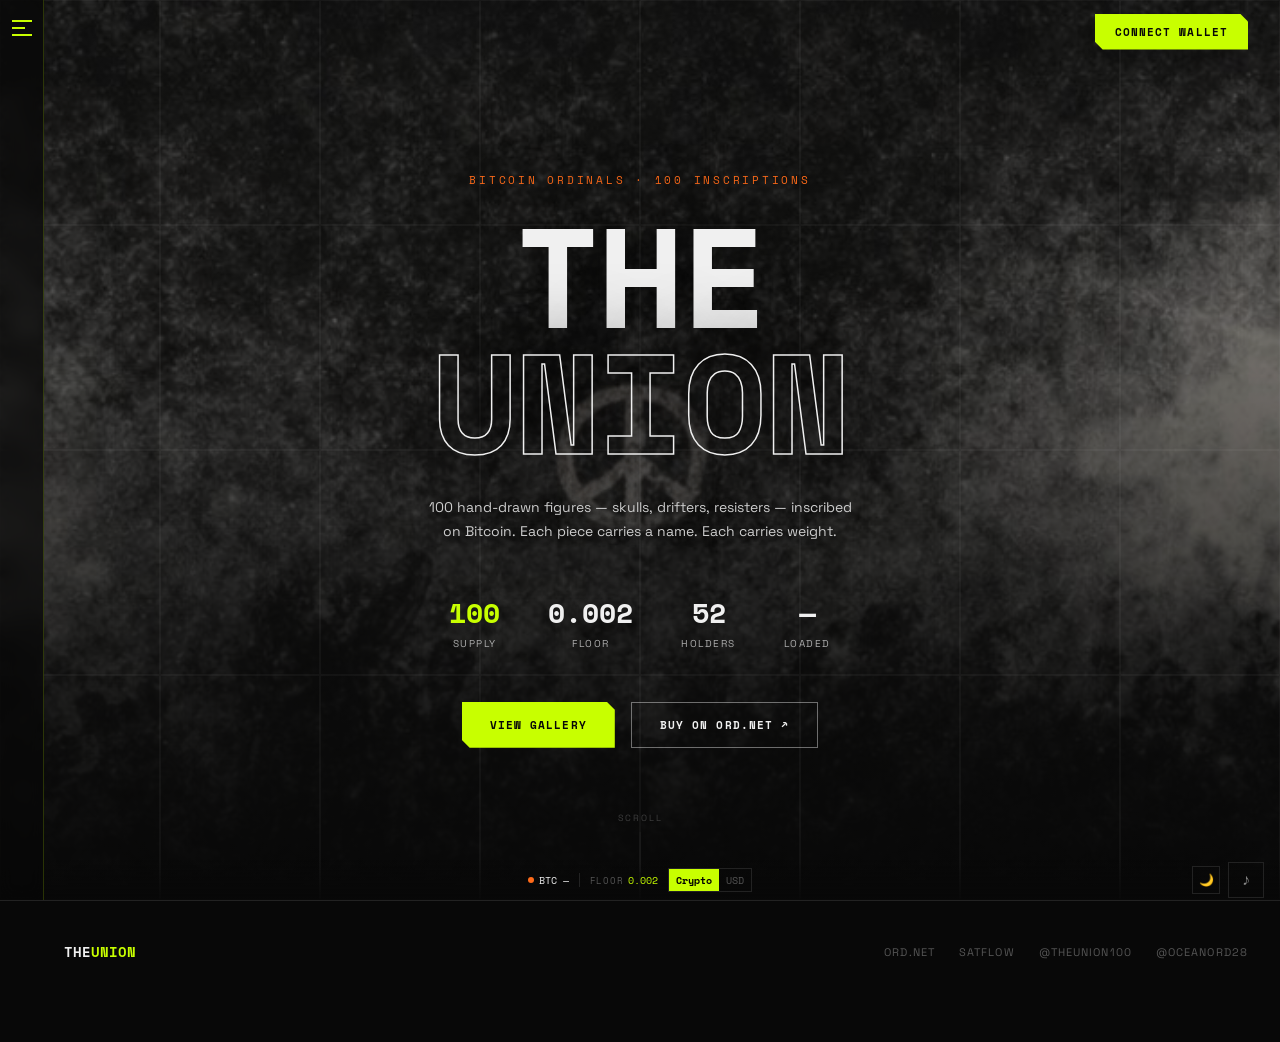
<file: index (20).html>
<!DOCTYPE html>
<html lang="en">
<head>
<meta charset="UTF-8">
<meta name="viewport" content="width=device-width, initial-scale=1.0">
<title>THE UNION — Ordinals Gallery</title>
<style>
  @import url('https://fonts.googleapis.com/css2?family=Space+Grotesk:wght@300;400;500;600;700&family=Space+Mono:wght@400;700&display=swap');
  :root {
    --black:#080808;--void:#0e0e0e;--panel:#141414;--border:#222;--muted:#333;
    --dim:#555;--mid:#888;--white:#f0f0f0;--acid:#c8ff00;--teal:#00c8b4;--orange:#ff6b1a;
  }
  *{margin:0;padding:0;box-sizing:border-box;}
  html{scroll-behavior:smooth;}
  body{background:var(--black);color:var(--white);font-family:'Space Grotesk',sans-serif;overflow-x:hidden;}

  /* NAV */
  nav{position:fixed;top:0;left:0;right:0;z-index:100;display:flex;align-items:center;justify-content:space-between;padding:0 32px;height:64px;background:transparent;backdrop-filter:none;border-bottom:1px solid transparent;}
  .nav-logo{font-family:'Space Mono',monospace;font-size:15px;font-weight:700;letter-spacing:.12em;color:var(--white);text-decoration:none;}
  .nav-logo span{color:var(--acid);}
  .nav-links{display:flex;gap:32px;list-style:none;}
  .nav-links a{font-size:12px;letter-spacing:.1em;text-transform:uppercase;color:var(--mid);text-decoration:none;transition:color .2s;}
  .nav-links a:hover{color:var(--white);}
  .nav-right{display:flex;align-items:center;gap:12px;}

  /* MUTE BUTTON */
  #mute-btn{background:transparent;border:1px solid var(--border);color:var(--mid);width:36px;height:36px;cursor:pointer;display:flex;align-items:center;justify-content:center;transition:all .2s;font-size:16px;flex-shrink:0;}
  #mute-btn:hover{border-color:var(--acid);color:var(--acid);}
  #mute-btn.muted{color:var(--dim);border-color:var(--border);}

  #wallet-btn{font-family:'Space Mono',monospace;font-size:11px;letter-spacing:.1em;text-transform:uppercase;background:var(--acid);color:var(--black);border:none;padding:10px 20px;cursor:pointer;font-weight:700;transition:all .2s;clip-path:polygon(0 0,calc(100% - 8px) 0,100% 8px,100% 100%,8px 100%,0 calc(100% - 8px));}
  #wallet-btn:hover{background:#d4ff1a;transform:translateY(-1px);}
  #wallet-btn.connected{background:var(--teal);color:var(--black);}

  /* HERO */
  .hero{min-height:100vh;display:flex;flex-direction:column;align-items:center;justify-content:center;text-align:center;padding:80px 32px 60px;position:relative;overflow:hidden;}
  .hero-bg{position:absolute;inset:0;background-image:url("[data-uri]");background-size:cover;background-position:center top;background-repeat:no-repeat;opacity:0.52;pointer-events:none;}
  .hero-bg::after{content:'';position:absolute;inset:0;background:linear-gradient(to bottom,rgba(8,8,8,0.15) 0%,rgba(8,8,8,0.05) 35%,rgba(8,8,8,0.7) 80%,rgba(8,8,8,1) 100%);}
  .hero-grid{position:absolute;inset:0;display:grid;grid-template-columns:repeat(8,1fr);grid-template-rows:repeat(4,1fr);opacity:.04;pointer-events:none;}
  .hero-grid div{border:1px solid var(--white);}

  .hero-eyebrow{font-family:'Space Mono',monospace;font-size:11px;letter-spacing:.25em;text-transform:uppercase;color:var(--orange);margin-bottom:24px;position:relative;}
  .hero-title{font-family:'Space Mono',monospace;font-size:clamp(64px,12vw,140px);font-weight:700;line-height:.9;letter-spacing:-.02em;color:var(--white);margin-bottom:32px;position:relative;text-shadow:0 0 80px rgba(0,0,0,0.8);}
  .hero-title .outline{color:transparent;-webkit-text-stroke:1.5px var(--white);display:block;}
  .hero-sub{font-size:14px;color:var(--light, #ccc);max-width:440px;line-height:1.7;margin-bottom:48px;position:relative;text-shadow:0 1px 8px rgba(0,0,0,0.9);}
  .stats-row{display:flex;gap:48px;margin-bottom:52px;flex-wrap:wrap;justify-content:center;position:relative;}
  .stat{text-align:center;}
  .stat-val{font-family:'Space Mono',monospace;font-size:28px;font-weight:700;color:var(--white);display:block;text-shadow:0 0 20px rgba(0,0,0,0.8);}
  .stat-val.hi{color:var(--acid);}
  .stat-lbl{font-size:10px;letter-spacing:.15em;text-transform:uppercase;color:#aaa;margin-top:4px;display:block;}
  .cta-row{display:flex;gap:16px;flex-wrap:wrap;justify-content:center;position:relative;}
  .btn-primary{font-family:'Space Mono',monospace;font-size:11px;letter-spacing:.1em;text-transform:uppercase;background:var(--acid);color:var(--black);border:none;padding:14px 28px;cursor:pointer;font-weight:700;text-decoration:none;display:inline-flex;align-items:center;gap:8px;transition:all .2s;clip-path:polygon(0 0,calc(100% - 8px) 0,100% 8px,100% 100%,8px 100%,0 calc(100% - 8px));}
  .btn-primary:hover{background:#d4ff1a;transform:translateY(-2px);}
  .btn-ghost{font-family:'Space Mono',monospace;font-size:11px;letter-spacing:.1em;text-transform:uppercase;background:transparent;color:var(--white);border:1px solid rgba(255,255,255,0.4);padding:14px 28px;cursor:pointer;font-weight:700;text-decoration:none;display:inline-flex;align-items:center;gap:8px;transition:all .2s;}
  .btn-ghost:hover{border-color:var(--white);}

  /* WALLET PANEL */
  .wallet-panel{display:none;background:var(--panel);border:1px solid var(--border);padding:24px 32px;margin-top:32px;max-width:520px;width:100%;position:relative;}
  .wallet-panel.visible{display:block;}
  .wallet-panel::before{content:'';position:absolute;top:0;left:0;right:0;height:2px;background:var(--acid);}
  .wallet-addr{font-family:'Space Mono',monospace;font-size:10px;color:var(--dim);margin-bottom:16px;word-break:break-all;}
  .holdings-row{display:flex;align-items:center;gap:16px;}
  .holdings-num{font-family:'Space Mono',monospace;font-size:52px;font-weight:700;color:var(--acid);line-height:1;min-width:70px;}
  .holdings-info{flex:1;}
  .holdings-title{font-size:13px;font-weight:600;color:var(--white);margin-bottom:4px;}
  .holdings-sub{font-size:11px;color:var(--dim);}
  .holder-badge{padding:4px 12px;font-family:'Space Mono',monospace;font-size:10px;letter-spacing:.1em;text-transform:uppercase;font-weight:700;}
  .badge-yes{background:rgba(200,255,0,.1);color:var(--acid);border:1px solid rgba(200,255,0,.3);}
  .badge-no{background:rgba(85,85,85,.15);color:var(--dim);border:1px solid var(--border);}
  .wallet-thumbs{display:flex;flex-wrap:wrap;gap:6px;margin-top:14px;}
  .w-thumb{width:54px;height:54px;background:var(--muted);overflow:hidden;position:relative;border:1px solid var(--border);cursor:pointer;}
  .w-thumb img{width:100%;height:100%;object-fit:cover;}
  .w-thumb span{position:absolute;bottom:1px;left:3px;font-family:'Space Mono',monospace;font-size:7px;color:var(--white);background:rgba(0,0,0,.75);padding:1px 2px;}

  /* SCROLL HINT */
  .scroll-hint{position:absolute;bottom:28px;left:50%;transform:translateX(-50%);display:flex;flex-direction:column;align-items:center;gap:8px;opacity:.4;}
  .scroll-hint span{font-size:9px;letter-spacing:.2em;text-transform:uppercase;color:var(--mid);}
  .scroll-line{width:1px;height:40px;background:var(--muted);position:relative;overflow:hidden;}
  .scroll-line::after{content:'';position:absolute;top:-100%;left:0;width:100%;height:100%;background:var(--acid);animation:scrollDown 1.5s infinite;}
  @keyframes scrollDown{0%{top:-100%;}100%{top:100%;}}

  /* MANIFESTO */
  .manifesto{padding:100px 32px;background:var(--void);border-top:1px solid var(--border);border-bottom:1px solid var(--border);}
  .manifesto-inner{max-width:780px;margin:0 auto;text-align:center;}
  .manifesto-text{font-family:'Space Mono',monospace;font-size:clamp(15px,2.4vw,26px);font-weight:700;line-height:1.6;color:var(--white);margin-bottom:24px;}
  .manifesto-text em{color:var(--acid);font-style:normal;}
  .manifesto-credit{font-size:10px;letter-spacing:.2em;text-transform:uppercase;color:var(--dim);}

  /* GALLERY */
  .gallery-section{padding:80px 32px;max-width:1400px;margin:0 auto;}
  .section-header{display:flex;align-items:flex-end;justify-content:space-between;margin-bottom:40px;gap:16px;flex-wrap:wrap;}
  .section-eyebrow{font-family:'Space Mono',monospace;font-size:10px;letter-spacing:.2em;text-transform:uppercase;color:var(--acid);margin-bottom:8px;}
  .section-h{font-size:clamp(28px,4vw,48px);font-weight:700;color:var(--white);line-height:1.1;}
  .load-status{font-family:'Space Mono',monospace;font-size:10px;color:var(--dim);letter-spacing:.1em;}

  /* GRID */
  .pieces-grid{display:grid;grid-template-columns:repeat(auto-fill,minmax(200px,1fr));gap:2px;}
  .piece-card{background:var(--panel);cursor:pointer;overflow:hidden;transition:transform .2s;}
  .piece-card:hover{transform:scale(1.015);z-index:2;}
  .piece-card:hover .p-overlay{opacity:1;}
  .piece-card:hover .p-img img{transform:scale(1.06);}
  .p-img{aspect-ratio:1;overflow:hidden;background:var(--void);position:relative;}
  .p-img img{width:100%;height:100%;object-fit:cover;transition:transform .4s;display:block;}
  .p-overlay{position:absolute;inset:0;background:rgba(0,0,0,.65);display:flex;align-items:center;justify-content:center;opacity:0;transition:opacity .2s;}
  .p-overlay-label{font-family:'Space Mono',monospace;font-size:10px;letter-spacing:.15em;text-transform:uppercase;color:var(--acid);border:1px solid var(--acid);padding:8px 16px;}
  .p-info{padding:10px 12px;border-top:1px solid var(--border);}
  .p-num{font-family:'Space Mono',monospace;font-size:10px;color:var(--acid);margin-bottom:3px;}
  .p-id{font-size:10px;color:var(--dim);white-space:nowrap;overflow:hidden;text-overflow:ellipsis;font-family:'Space Mono',monospace;}

  /* SKELETON */
  .sk{background:var(--panel);}
  .sk-img{aspect-ratio:1;background:linear-gradient(90deg,var(--panel) 25%,var(--muted) 50%,var(--panel) 75%);background-size:200% 100%;animation:shimmer 1.5s infinite;}
  .sk-line{height:10px;margin:10px 12px 3px;border-radius:2px;background:linear-gradient(90deg,var(--panel) 25%,var(--muted) 50%,var(--panel) 75%);background-size:200% 100%;animation:shimmer 1.5s infinite;}
  .sk-line.sm{width:55%;margin:0 12px 10px;}
  @keyframes shimmer{0%{background-position:200% 0;}100%{background-position:-200% 0;}}

  /* LIGHTBOX */
  .lightbox{display:none;position:fixed;inset:0;z-index:200;background:rgba(0,0,0,.93);backdrop-filter:blur(10px);align-items:center;justify-content:center;padding:24px;}
  .lightbox.open{display:flex;}
  .lb-inner{background:var(--panel);border:1px solid var(--border);max-width:820px;width:100%;display:grid;grid-template-columns:1fr 1fr;max-height:90vh;overflow-y:auto;position:relative;}
  .lb-preview{aspect-ratio:1;background:var(--void);overflow:hidden;}
  .lb-preview img{width:100%;height:100%;object-fit:cover;display:block;}
  .lb-meta{padding:28px 24px;display:flex;flex-direction:column;gap:16px;}
  .lb-num{font-family:'Space Mono',monospace;font-size:10px;color:var(--acid);letter-spacing:.15em;}
  .lb-iid{font-family:'Space Mono',monospace;font-size:9px;color:var(--dim);word-break:break-all;line-height:1.6;}
  .lb-pricebox{background:var(--void);border:1px solid var(--border);padding:14px;}
  .lb-price-lbl{font-size:9px;letter-spacing:.1em;text-transform:uppercase;color:var(--dim);margin-bottom:6px;}
  .lb-price-val{font-family:'Space Mono',monospace;font-size:18px;font-weight:700;color:var(--acid);}
  .lb-traits{display:grid;grid-template-columns:1fr 1fr;gap:8px;}
  .lb-trait{background:var(--void);border:1px solid var(--border);padding:8px 12px;}
  .lb-trait-k{font-size:9px;letter-spacing:.1em;text-transform:uppercase;color:var(--dim);margin-bottom:3px;}
  .lb-trait-v{font-size:12px;font-weight:600;color:var(--white);}
  .lb-close{position:absolute;top:12px;right:12px;background:var(--muted);border:none;color:var(--white);width:30px;height:30px;cursor:pointer;font-size:16px;display:flex;align-items:center;justify-content:center;z-index:1;}
  .lb-close:hover{background:var(--dim);}

  /* FOOTER */
  footer{padding:40px 32px 40px 64px;display:flex;align-items:center;justify-content:space-between;border-top:1px solid var(--border);flex-wrap:wrap;gap:16px;}
  .footer-logo{font-family:'Space Mono',monospace;font-size:14px;font-weight:700;color:var(--white);}
  .footer-logo span{color:var(--acid);}
  .footer-links{display:flex;gap:24px;}
  .footer-links a{font-size:11px;letter-spacing:.1em;text-transform:uppercase;color:var(--dim);text-decoration:none;transition:color .2s;}
  .footer-links a:hover{color:var(--white);}

  /* TOAST */
  .toast{position:fixed;bottom:24px;right:24px;background:var(--panel);border:1px solid var(--border);border-left:3px solid var(--acid);padding:12px 18px;font-family:'Space Mono',monospace;font-size:11px;color:var(--white);z-index:300;transform:translateY(80px);opacity:0;transition:all .3s;max-width:300px;}
  .toast.show{transform:translateY(0);opacity:1;}


  /* PAGE SYSTEM */
  #home-page { display: block; }
  #gallery-page {
    display: none;
    min-height: 100vh;
    padding-top: 64px;
  }
  #gallery-page.active { display: block; }
  #home-page.hidden { display: none; }

  /* Gallery page header */
  .gallery-page-header {
    padding: 48px 32px 32px;
    max-width: 1400px;
    margin: 0 auto;
    display: flex;
    align-items: center;
    justify-content: space-between;
    flex-wrap: wrap;
    gap: 16px;
    border-bottom: 1px solid var(--border);
    margin-bottom: 0;
  }
  .gallery-back {
    font-family: 'Space Mono', monospace;
    font-size: 11px;
    letter-spacing: .1em;
    text-transform: uppercase;
    color: var(--mid);
    background: transparent;
    border: 1px solid var(--border);
    padding: 8px 16px;
    cursor: pointer;
    transition: all .2s;
    text-decoration: none;
    display: inline-flex;
    align-items: center;
    gap: 8px;
  }
  .gallery-back:hover { color: var(--white); border-color: var(--white); }
  @media(max-width:768px) {
    .gallery-page-header { padding: 32px 16px 24px; }
  }


  /* LIGHT THEME */
  body.light {
    --black: #f0f0eb;
    --void: #e5e5e0;
    --panel: #ffffff;
    --border: #ccccC4;
    --muted: #b8b8b0;
    --dim: #666660;
    --mid: #333330;
    --white: #0a0a0a;
    --acid: #5a9000;
    background: var(--black);
    color: var(--white);
  }
  body.light .hero-bg { opacity: 0.22; }
  body.light .hero-bg::after {
    background: linear-gradient(to bottom,
      rgba(240,240,235,0.1) 0%,
      rgba(240,240,235,0.05) 30%,
      rgba(240,240,235,0.6) 75%,
      rgba(240,240,235,1) 100%
    );
  }

  /* Hero text — force dark on light bg */
  body.light .hero-eyebrow { color: var(--orange); }
  body.light .hero-title { color: #0a0a0a !important; text-shadow: none; }
  body.light .hero-title .outline { color: transparent; -webkit-text-stroke-color: #0a0a0a !important; }
  body.light .hero-sub { color: #222 !important; text-shadow: none; }
  body.light .stat-val { color: #0a0a0a !important; text-shadow: none; }
  body.light .stat-val.hi { color: var(--acid) !important; }
  body.light .stat-lbl { color: #555 !important; }
  body.light .scroll-hint span { color: #555; }

  /* Buttons */
  body.light .btn-ghost { color: #0a0a0a; border-color: #888; }
  body.light .btn-primary { background: var(--acid); color: #fff; }

  /* Nav */
  body.light nav { background: transparent; border-bottom: 1px solid transparent; }
  body.light #wallet-btn { background: var(--acid); color: #fff; }

  /* Bottom bar */
  body.light .bottom-bar { background: linear-gradient(to top, rgba(240,240,235,1) 0%, rgba(240,240,235,0.8) 40%, rgba(240,240,235,0.0) 100%); border-top: none; backdrop-filter: none; }
  body.light .bb-price { color: #111; }
  body.light .bb-price { color: #111; }
  body.light .bb-dot { background: #f4a023; }
  body.light .bb-mute { color: #333; border-color: rgba(0,0,0,0.2); background: rgba(255,255,255,0.5); }
  body.light .bb-currency { border-color: rgba(0,0,0,0.2); background: rgba(255,255,255,0.5); }
  body.light .bb-currency span { color: #555; }
  body.light .bb-currency span.active { background: var(--acid); color: #fff; }

  /* Side panel */
  body.light #side-tab { background: rgba(220,220,215,0.92); border-right-color: rgba(90,144,0,0.3); }
  body.light #side-tab .hb span { background: var(--acid); }
  body.light #side-content { background: rgba(230,230,225,0.96); border-right-color: rgba(0,0,0,0.1); }
  body.light .sd-brand-title { color: #0a0a0a; }
  body.light .sd-brand-sub { color: #666; }
  body.light .sd-nav li a, body.light .sd-nav li button { color: #444; }
  body.light .sd-nav li a:hover, body.light .sd-nav li button:hover { color: var(--acid); }

  /* Gallery cards */
  body.light .piece-card { background: #fff; }
  body.light .p-num { color: var(--acid); }
  body.light .p-id { color: #888; }
  body.light .p-info { border-top-color: var(--border); }

  /* Wallet panel */
  body.light .wallet-panel { background: #fff; border-color: var(--border); }
  body.light .wallet-addr { color: #666; }
  body.light .holdings-title { color: #0a0a0a; }

  /* About / lightbox */
  body.light .lb-inner { background: #fff; border-color: var(--border); }
  body.light .lb-preview { background: #eee; }
  body.light .lb-num { color: var(--acid); }
  body.light .lb-title { color: #0a0a0a; }
  body.light .lb-trait { background: #f5f5f0; border-color: var(--border); }
  body.light .lb-trait-v { color: #0a0a0a; }

  /* Footer */
  body.light footer { border-top-color: transparent; background: transparent; }
  body.light .footer-logo { color: #0a0a0a; }

  /* TOPBAR WIDGETS */
  .topbar-widget {
    display: flex; align-items: center; gap: 6px;
    font-family: 'Space Mono', monospace; font-size: 11px;
    border: 1px solid var(--border); padding: 6px 12px;
    background: transparent; cursor: default; height: 36px;
    color: var(--white); white-space: nowrap;
  }
  .btc-price-dot { width: 8px; height: 8px; border-radius: 50%; background: var(--orange); flex-shrink: 0; }
  .currency-toggle { cursor: pointer; transition: all .2s; }
  .currency-toggle:hover { border-color: var(--acid); }
  .currency-toggle span { padding: 2px 6px; border-radius: 2px; }
  .currency-toggle span.active { background: var(--acid); color: #000; font-weight: 700; }
  .theme-btn {
    background: transparent; border: 1px solid var(--border);
    color: var(--white); width: 36px; height: 36px;
    cursor: pointer; font-size: 15px; display: flex;
    align-items: center; justify-content: center; transition: all .2s; flex-shrink: 0;
  }
  .theme-btn:hover { border-color: var(--acid); color: var(--acid); }

  /* X DROPDOWN */
  .x-btn-wrap { position: relative; }
  .x-btn {
    background: transparent; border: 1px solid var(--border);
    color: var(--white); width: 36px; height: 36px;
    cursor: pointer; display: flex; align-items: center;
    justify-content: center; transition: all .2s; flex-shrink: 0;
  }
  .x-btn:hover { border-color: var(--acid); }
  .x-btn svg { width: 14px; height: 14px; fill: currentColor; }
  .x-dropdown {
    display: none; position: absolute; top: 42px; right: 0;
    background: var(--panel); border: 1px solid var(--border);
    min-width: 180px; z-index: 200;
  }
  .x-dropdown.open { display: block; }
  .x-dropdown::before { content: ''; position: absolute; top: -2px; left: 0; right: 0; height: 2px; background: var(--acid); }
  .x-dropdown a {
    display: flex; align-items: center; gap: 10px;
    padding: 12px 16px; text-decoration: none; color: var(--white);
    font-family: 'Space Mono', monospace; font-size: 11px;
    letter-spacing: .05em; border-bottom: 1px solid var(--border);
    transition: background .15s;
  }
  .x-dropdown a:last-child { border-bottom: none; }
  .x-dropdown a:hover { background: rgba(200,255,0,0.08); color: var(--acid); }
  .x-dropdown-label {
    padding: 8px 16px 4px;
    font-size: 9px; letter-spacing: .15em; text-transform: uppercase;
    color: var(--dim);
  }



  /* ═══ SIDE PANEL ════════════════════════════════ */
  /* Tab — always fixed, never moves */
  #side-tab {
    position: fixed; top: 0; left: 0; width: 44px; height: 100vh;
    z-index: 501;
    background: rgba(8,8,8,0.72);
    border-right: 1px solid rgba(200,255,0,0.18);
    display: flex; flex-direction: column;
    align-items: center; padding-top: 20px;
    cursor: pointer;
    transition: background .2s;
    backdrop-filter: blur(8px);
    -webkit-backdrop-filter: blur(8px);
  }
  #side-tab:hover { background: rgba(8,8,8,0.9); }
  #side-tab .hb { display: flex; flex-direction: column; gap: 5px; }
  #side-tab .hb span {
    display: block; height: 2px; background: var(--acid);
    transition: width .25s;
  }
  #side-tab .hb span:nth-child(1) { width: 20px; }
  #side-tab .hb span:nth-child(2) { width: 13px; }
  #side-tab .hb span:nth-child(3) { width: 20px; }
  #side-tab:hover .hb span { width: 20px; }

  /* Content drawer — slides out from left, sits behind tab */
  #side-content {
    position: fixed; top: 0; left: 44px; width: 200px; height: 100vh;
    z-index: 500;
    background: rgba(8,8,8,0.82);
    border-right: 1px solid rgba(255,255,255,0.07);
    backdrop-filter: blur(24px);
    -webkit-backdrop-filter: blur(24px);
    display: flex; flex-direction: column;
    padding: 24px 0 32px;
    transform: translateX(-244px);
    transition: transform 0.28s cubic-bezier(0.4,0,0.2,1);
    pointer-events: none;
  }
  /* Open: JS-controlled only */
  #side-content.open {
    transform: translateX(0);
    pointer-events: all;
  }

  /* Wrapper just for JS targeting */
  #side-drawer { display: contents; }

  /* Branding at top of drawer */
  .sd-brand {
    padding: 0 20px 20px;
    border-bottom: 1px solid rgba(255,255,255,0.07);
    margin-bottom: 8px;
  }
  .sd-brand-title {
    font-family: 'Space Mono', monospace; font-size: 16px;
    font-weight: 700; color: var(--white); line-height: 1.1;
    letter-spacing: .08em;
  }
  .sd-brand-title span { color: var(--acid); }
  .sd-brand-sub {
    font-size: 9px; letter-spacing: .2em; text-transform: uppercase;
    color: var(--dim); margin-top: 5px;
  }

  /* Nav links */
  .sd-nav { list-style: none; flex: 1; }
  .sd-nav li a,
  .sd-nav li button {
    display: flex; align-items: center; gap: 12px;
    padding: 12px 20px;
    font-family: 'Space Mono', monospace; font-size: 11px;
    letter-spacing: .1em; text-transform: uppercase;
    color: var(--mid); text-decoration: none;
    background: transparent; border: none; cursor: pointer;
    width: 100%; white-space: nowrap;
    transition: color .15s, background .15s;
  }
  .sd-nav li a:hover,
  .sd-nav li button:hover {
    color: var(--acid); background: rgba(200,255,0,0.05);
  }
  .sd-nav .sd-icon { font-size: 12px; width: 16px; text-align: center; flex-shrink: 0; }
  .sd-divider { height: 1px; background: rgba(255,255,255,0.06); margin: 6px 20px; }

  .sd-footer {
    padding: 0 20px;
    font-family: 'Space Mono', monospace; font-size: 9px;
    letter-spacing: .1em; text-transform: uppercase; color: var(--dim);
  }

  body.light #side-tab { background: rgba(220,220,215,0.9); border-right-color: rgba(100,160,0,0.3); }
  body.light #side-content { background: rgba(230,230,225,0.92); border-right-color: rgba(0,0,0,0.08); }
  /* ════════════════════════════════════════════════ */
  /* BOTTOM BAR */
  .bottom-bar {
    position: fixed; bottom: 0; left: 0; right: 0; z-index: 90;
    display: flex; align-items: center; justify-content: space-between;
    padding: 0 16px; height: 40px;
    background: linear-gradient(to top, rgba(8,8,8,0.88) 0%, rgba(8,8,8,0.0) 100%);
    border-top: none;
    backdrop-filter: none;
    -webkit-backdrop-filter: none; gap: 8px;
  }
  .bottom-bar-left { display: flex; align-items: center; gap: 8px; flex: 1; }
  .bottom-bar-center { display: flex; align-items: center; gap: 10px; flex: 1; justify-content: center; }
  .bottom-bar-right { display: flex; align-items: center; gap: 8px; flex: 1; justify-content: flex-end; }
  .bb-price {
    font-family: 'Space Mono', monospace; font-size: 10px;
    display: flex; align-items: center; gap: 5px; color: var(--white);
    white-space: nowrap; overflow: hidden; text-overflow: ellipsis; min-width: 0;
  }
  .bb-dot { width: 6px; height: 6px; border-radius: 50%; background: var(--orange); flex-shrink: 0; }
  .bb-currency {
    display: flex; align-items: center; flex-shrink: 0;
    font-family: 'Space Mono', monospace; font-size: 10px;
    border: 1px solid var(--border); cursor: pointer;
    transition: border-color .2s; height: 24px; overflow: hidden;
  }
  .bb-currency:hover { border-color: var(--acid); }
  .bb-currency span {
    padding: 0 7px; height: 100%; display: flex; align-items: center;
    color: var(--dim); transition: all .15s;
  }
  .bb-currency span.active { background: var(--acid); color: #000; font-weight: 700; }
  .bb-mute {
    background: transparent; border: 1px solid var(--border);
    color: var(--mid); width: 28px; height: 28px; flex-shrink: 0;
    cursor: pointer; font-size: 12px; display: flex;
    align-items: center; justify-content: center; transition: all .2s;
  }
  .bb-mute:hover { border-color: var(--acid); color: var(--acid); }
  body.light .bottom-bar { background: rgba(245,245,240,0.97); }

  /* push page content up so bottom bar doesn't overlap */
  body { padding-bottom: 40px; }

  @media(max-width:768px){
    nav{padding:0 16px;}
    .nav-links{display:none;}
    .hero{padding:90px 20px 60px;}
    .gallery-section{padding:60px 16px;}
    .lb-inner{grid-template-columns:1fr;}
    footer{flex-direction:column;text-align:center;}
    .section-header{flex-direction:column;align-items:flex-start;}
    .stats-row{gap:28px;}
  }
</style>
</head>
<body>

<!-- AMBIENT PEACE AUDIO — autoplay low volume -->
<audio id="ambient" loop preload="auto">
  <!-- "Gymnopédie No.1" by Erik Satie — public domain, sourced from IMSLP/Musopen -->
  <source src="https://upload.wikimedia.org/wikipedia/commons/e/e9/Gymnopedie_No._1.ogg" type="audio/ogg">
  <source src="https://upload.wikimedia.org/wikipedia/commons/e/e9/Gymnopedie_No._1.ogg" type="audio/ogg">
</audio>



<!-- SIDE DRAWER -->
<div id="side-drawer">
  <!-- Always-visible tab — NEVER moves -->
  <div id="side-tab" onclick="toggleDrawer()" title="Menu">
    <div class="hb">
      <span></span><span></span><span></span>
    </div>
  </div>

<!-- Sliding drawer content — independent of tab -->
<div id="side-content">
    <div class="sd-brand">
      <div class="sd-brand-title">THE<span>UNION</span></div>
      <div class="sd-brand-sub" style="color:var(--orange);">BTC Ordinals</div>
    </div>
    <ul class="sd-nav">
      <li><button onclick="showHomePage();closeDrawer()"><span class="sd-icon">⌂</span>Home</button></li>
      <li><button onclick="showAboutPage();closeDrawer()"><span class="sd-icon">◎</span>About</button></li>
      <li><button onclick="showGalleryPage();closeDrawer()"><span class="sd-icon">▦</span>Gallery</button></li>
      <li><div class="sd-divider"></div></li>
      <li><a href="https://ord.net/collection/theunion" target="_blank"><span class="sd-icon">◉</span>Ord.net</a></li>
      <li><a href="https://www.satflow.com/ordinals/theunion" target="_blank"><span class="sd-icon">◈</span>Satflow</a></li>
      <li><div class="sd-divider"></div></li>
      <li><a href="https://x.com/oceanord28" target="_blank"><span class="sd-icon"><svg viewBox="0 0 24 24" width="12" height="12" style="fill:currentColor;vertical-align:middle"><path d="M18.244 2.25h3.308l-7.227 8.26 8.502 11.24H16.17l-4.714-6.231-5.401 6.231H2.746l7.73-8.835L1.254 2.25H8.08l4.253 5.622 5.911-5.622zm-1.161 17.52h1.833L7.084 4.126H5.117z"/></svg></span>@oceanord28</a></li>
      <li><a href="https://x.com/theunion100" target="_blank"><span class="sd-icon"><svg viewBox="0 0 24 24" width="12" height="12" style="fill:currentColor;vertical-align:middle"><path d="M18.244 2.25h3.308l-7.227 8.26 8.502 11.24H16.17l-4.714-6.231-5.401 6.231H2.746l7.73-8.835L1.254 2.25H8.08l4.253 5.622 5.911-5.622zm-1.161 17.52h1.833L7.084 4.126H5.117z"/></svg></span>@theunion100</a></li>
    </ul>
    <div class="sd-footer">TheUnion on Bitcoin</div>
  </div>
</div>

<nav>
  
  <ul class="nav-links"></ul>
  <div class="nav-right">
    <button id="wallet-btn" onclick="connectWallet()">Connect Wallet</button>
  </div>
</nav>

<!-- BOTTOM BAR -->
<div class="bottom-bar">
  <!-- LEFT: empty spacer to clear side tab -->
  <div class="bottom-bar-left" style="min-width:44px;"></div>

  <!-- CENTER: BTC price + floor + currency toggle -->
  <div class="bottom-bar-center">
    <div class="bb-price">
      <div class="bb-dot"></div>
      <span id="btc-price-display">BTC —</span>
    </div>
    <div style="width:1px;height:14px;background:var(--border);flex-shrink:0;"></div>
    <div class="bb-price" style="color:var(--acid);">
      <span style="font-size:9px;color:var(--dim);letter-spacing:.08em;">FLOOR</span>
      <span id="bb-floor-display">0.002</span>
    </div>
    <div class="bb-currency" onclick="toggleCurrency()" title="Toggle Crypto / USD">
      <span id="cur-crypto" class="active">Crypto</span>
      <span id="cur-usd">USD</span>
    </div>
  </div>

  <!-- RIGHT: theme + mute -->
  <div class="bottom-bar-right">
    <button id="theme-btn" class="bb-mute" onclick="toggleTheme()" title="Toggle day/night">🌙</button>
    <button id="mute-btn" class="bb-mute" onclick="toggleMute()" title="Toggle music">♪</button>
  </div>
</div>

<div id="home-page">
<!-- HERO -->
<section class="hero">
  <div class="hero-bg"></div>
  <div class="hero-grid" id="hero-grid"></div>
  <div class="hero-eyebrow">Bitcoin Ordinals · 100 Inscriptions</div>
  <h1 class="hero-title">
    THE<br>
    <span class="outline">UNION</span>
  </h1>
  <p class="hero-sub">100 hand-drawn figures — skulls, drifters, resisters — inscribed on Bitcoin. Each piece carries a name. Each carries weight.</p>
  <div class="stats-row">
    <div class="stat"><span class="stat-val hi">100</span><span class="stat-lbl">Supply</span></div>
    <div class="stat"><span class="stat-val" id="stat-floor">0.002</span><span class="stat-lbl" id="stat-floor-lbl">Floor</span></div>
    <div class="stat"><span class="stat-val">52</span><span class="stat-lbl">Holders</span></div>
    <div class="stat"><span class="stat-val" id="loaded-count">—</span><span class="stat-lbl">Loaded</span></div>
  </div>
  <div class="cta-row">
    <a href="#" onclick="showGalleryPage();return false;" class="btn-primary">View Gallery</a>
    <a href="https://ord.net/collection/theunion" target="_blank" class="btn-ghost">Buy on Ord.net ↗</a>
  </div>

  <div class="wallet-panel" id="wallet-panel">
    <div class="wallet-addr" id="wallet-addr">—</div>
    <div class="holdings-row">
      <div class="holdings-num" id="holdings-count">0</div>
      <div class="holdings-info">
        <div class="holdings-title">UNION pieces held</div>
        <div class="holdings-sub" id="holdings-sub">No pieces detected</div>
      </div>
      <span class="holder-badge badge-no" id="holder-badge">Non-holder</span>
    </div>
    <div class="wallet-thumbs" id="wallet-thumbs"></div>
  </div>

  <div class="scroll-hint">
    <span>Scroll</span>
    <div class="scroll-line"></div>
  </div>
</section>



</div>
<div id="gallery-page">
  <div class="gallery-page-header">
    <div>
      <div class="section-eyebrow">Bitcoin Ordinals · 100 Inscriptions</div>
      <h2 class="section-h">The Collection</h2>
    </div>
    <div style="display:flex;align-items:center;gap:12px;flex-wrap:wrap;">
      <span class="load-status" id="load-status">Fetching from chain...</span>
      <a href="#" onclick="showHomePage();return false;" class="gallery-back">← Back</a>
    </div>
  </div>
  <div class="gallery-section" id="gallery" style="padding-top:40px;">
    <div id="grid-wrap">
      <div class="pieces-grid" id="main-grid"></div>
    </div>
  </div>
</div>
<!-- LIGHTBOX -->
<div class="lightbox" id="lightbox" onclick="closeLb(event)">
  <div class="lb-inner">
    <button class="lb-close" onclick="forceCloseLb()">✕</button>
    <div class="lb-preview" id="lb-preview"></div>
    <div class="lb-meta">
      <div class="lb-num" id="lb-num"></div>
      <div class="lb-iid" id="lb-iid"></div>
      <div class="lb-pricebox">
        <div class="lb-price-lbl">Marketplace</div>
        <div class="lb-price-val" id="lb-price">View on Ordinals.com</div>
      </div>
      <div class="lb-traits" id="lb-traits"></div>
      <a id="lb-link" href="#" target="_blank" class="btn-primary" style="margin-top:auto;">View on Ordinals.com ↗</a>
    </div>
  </div>
</div>

<footer>
  <div class="footer-logo">THE<span>UNION</span></div>
  <div class="footer-links">
    <a href="https://ord.net/collection/theunion" target="_blank">Ord.net</a>
    <a href="https://www.satflow.com/ordinals/theunion" target="_blank">Satflow</a>
    <a href="https://x.com/theunion100" target="_blank">@theunion100</a>
    <a href="https://x.com/oceanord28" target="_blank">@oceanord28</a>
  </div>
</footer>


<div id="about-page" style="display:none;min-height:100vh;padding-top:64px;">
  <div style="max-width:860px;margin:0 auto;padding:80px 32px;">

    <!-- Back -->
    <a href="#" onclick="showHomePage();return false;" class="gallery-back" style="margin-bottom:56px;display:inline-flex;">← Back</a>

    <!-- Title -->
    <div style="font-family:'Space Mono',monospace;font-size:11px;letter-spacing:.2em;text-transform:uppercase;color:var(--acid);margin-bottom:16px;margin-top:40px;">About</div>
    <h1 style="font-family:'Space Mono',monospace;font-size:clamp(36px,7vw,80px);font-weight:700;line-height:.95;color:var(--white);margin-bottom:48px;">THE<br><span style="color:transparent;-webkit-text-stroke:1.5px var(--white);">UNION</span></h1>

    <!-- Statement -->
    <div style="font-size:clamp(16px,2vw,22px);line-height:1.8;color:#ccc;margin-bottom:64px;border-left:2px solid var(--acid);padding-left:28px;">
      TheUnion is a <span style="color:var(--acid);font-weight:600;">visual movement</span> where art becomes resistance
      and expression turns to <span style="color:var(--acid);font-weight:600;">power</span>.<br><br>
      Unique 1/1 Ordinals reflecting global harmony —
      fragments of <span style="color:var(--acid);font-weight:600;">pain</span>, hope, and resilience.
    </div>

    <!-- Stats grid -->
    <div style="display:grid;grid-template-columns:repeat(auto-fill,minmax(160px,1fr));gap:2px;margin-bottom:64px;">
      <div style="background:var(--panel);border:1px solid var(--border);padding:24px 20px;">
        <div style="font-family:'Space Mono',monospace;font-size:32px;font-weight:700;color:var(--acid);">100</div>
        <div style="font-size:10px;letter-spacing:.15em;text-transform:uppercase;color:var(--dim);margin-top:6px;">Unique 1/1s</div>
      </div>
      <div style="background:var(--panel);border:1px solid var(--border);padding:24px 20px;">
        <div style="font-family:'Space Mono',monospace;font-size:32px;font-weight:700;color:var(--white);">BTC</div>
        <div style="font-size:10px;letter-spacing:.15em;text-transform:uppercase;color:var(--dim);margin-top:6px;">Bitcoin Ordinals</div>
      </div>
      <div style="background:var(--panel);border:1px solid var(--border);padding:24px 20px;">
        <div style="font-family:'Space Mono',monospace;font-size:32px;font-weight:700;color:var(--white);">52</div>
        <div style="font-size:10px;letter-spacing:.15em;text-transform:uppercase;color:var(--dim);margin-top:6px;">Holders</div>
      </div>
      <div style="background:var(--panel);border:1px solid var(--border);padding:24px 20px;">
        <div style="font-family:'Space Mono',monospace;font-size:32px;font-weight:700;color:var(--white);">1/1</div>
        <div style="font-size:10px;letter-spacing:.15em;text-transform:uppercase;color:var(--dim);margin-top:6px;">Hand-drawn</div>
      </div>
    </div>

    <!-- Links -->
    <div style="display:flex;flex-direction:column;gap:2px;margin-bottom:64px;">
      <div style="font-family:'Space Mono',monospace;font-size:10px;letter-spacing:.2em;text-transform:uppercase;color:var(--acid);margin-bottom:16px;">Links</div>
      <a href="https://x.com/theunion100" target="_blank" style="display:flex;align-items:center;justify-content:space-between;background:var(--panel);border:1px solid var(--border);padding:18px 20px;text-decoration:none;color:var(--white);transition:border-color .2s;" onmouseover="this.style.borderColor='var(--acid)'" onmouseout="this.style.borderColor='var(--border)'">
        <span style="font-size:13px;font-weight:600;">X / Twitter</span>
        <span style="font-family:'Space Mono',monospace;font-size:11px;color:var(--dim);">@theunion100 ↗</span>
      </a>
      <a href="https://ord.net/collection/theunion" target="_blank" style="display:flex;align-items:center;justify-content:space-between;background:var(--panel);border:1px solid var(--border);padding:18px 20px;text-decoration:none;color:var(--white);transition:border-color .2s;" onmouseover="this.style.borderColor='var(--acid)'" onmouseout="this.style.borderColor='var(--border)'">
        <span style="font-size:13px;font-weight:600;">Ord.net Marketplace</span>
        <span style="font-family:'Space Mono',monospace;font-size:11px;color:var(--dim);">ord.net/collection/theunion ↗</span>
      </a>
      <a href="https://www.satflow.com/ordinals/theunion" target="_blank" style="display:flex;align-items:center;justify-content:space-between;background:var(--panel);border:1px solid var(--border);padding:18px 20px;text-decoration:none;color:var(--white);transition:border-color .2s;" onmouseover="this.style.borderColor='var(--acid)'" onmouseout="this.style.borderColor='var(--border)'">
        <span style="font-size:13px;font-weight:600;">Satflow Marketplace</span>
        <span style="font-family:'Space Mono',monospace;font-size:11px;color:var(--dim);">satflow.com/ordinals/theunion ↗</span>
      </a>
    </div>

    <!-- Creator -->
    <div style="border-top:1px solid var(--border);padding-top:32px;display:flex;align-items:center;justify-content:space-between;flex-wrap:wrap;gap:12px;">
      <div>
        <div style="font-size:10px;letter-spacing:.15em;text-transform:uppercase;color:var(--dim);margin-bottom:6px;">Creator</div>
        <a href="https://x.com/oceanord28" target="_blank" style="font-family:'Space Mono',monospace;font-size:14px;font-weight:700;color:var(--white);text-decoration:none;">@oceanord28 ↗</a>
      </div>
      <a href="#" onclick="showGalleryPage();return false;" class="btn-primary">View Gallery →</a>
    </div>

  </div>
</div>

<div class="toast" id="toast"></div>

<script>
const PARENT_ID = '2f0731248115d5472d6b554aad5073a96a960e0b5b39618e5f6d5e43cfd3b217i0';
const ORD = 'https://ordinals.com';

let allIds = [];
let seenIds = new Set();
let cardCount = 0;

// ── AUDIO ─────────────────────────────────────────
const audio = document.getElementById('ambient');
let muted = false;
audio.volume = 0.22; // very low — ambient

function startAudio() {
  audio.play().catch(() => {});
}

function toggleMute() {
  muted = !muted;
  audio.muted = muted;
  const btn = document.getElementById('mute-btn');
  btn.textContent = muted ? '🔇' : '♪';
  btn.classList.toggle('muted', muted);
}

// ── FETCH ALL CHILDREN PAGES ──────────────────────
// Uses the recursive JSON endpoint: /r/children/<id> and /r/children/<id>/<page>
// Returns JSON: { "ids": [...], "more": true/false }
async function fetchAllChildren() {
  let page = 0;
  let more = true;

  while (more) {
    try {
      const url = page === 0
        ? `${ORD}/r/children/${PARENT_ID}`
        : `${ORD}/r/children/${PARENT_ID}/${page}`;

      const res = await fetch(url);
      if (!res.ok) break;
      const data = await res.json();

      const ids = data.ids || [];
      more = data.more || false;

      const newIds = ids.filter(id => !seenIds.has(id));
      newIds.forEach(id => seenIds.add(id));
      allIds = [...allIds, ...newIds];

      if (newIds.length > 0) appendCards(newIds);

      updateStatus();

      if (!more || ids.length === 0) break;
      page++;
    } catch(e) {
      console.warn('Fetch page', page, e);
      break;
    }
  }

  updateStatus(true);
}

function updateStatus(done = false) {
  const el = document.getElementById('load-status');
  const cnt = document.getElementById('loaded-count');
  el.textContent = done
    ? `${allIds.length} inscriptions`
    : `Loading... ${allIds.length} found`;
  cnt.textContent = allIds.length;
}

// ── RENDER CARDS ──────────────────────────────────
function appendCards(ids) {
  const grid = document.getElementById('main-grid');
  ids.forEach(iid => {
    cardCount++;
    const num = cardCount;
    const el = document.createElement('div');
    el.className = 'piece-card';
    el.onclick = () => openLb(iid, num);
    el.innerHTML = `
      <div class="p-img">
        <img src="${ORD}/content/${iid}" alt="UNION #${num}" loading="lazy"
          onerror="this.style.display='none';this.parentNode.style.background='#1a1a1a'">
        <div class="p-overlay"><div class="p-overlay-label">View</div></div>
      </div>
      <div class="p-info">
        <div class="p-num">UNION #${num}</div>
        <div class="p-id">${iid.slice(0,14)}…${iid.slice(-6)}</div>
      </div>`;
    grid.appendChild(el);
  });
}

// ── SKELETONS (while loading) ─────────────────────
function showSkeletons(n) {
  const grid = document.getElementById('main-grid');
  for (let i = 0; i < n; i++) {
    const el = document.createElement('div');
    el.className = 'sk';
    el.innerHTML = '<div class="sk-img"></div><div class="sk-line"></div><div class="sk-line sm"></div>';
    grid.appendChild(el);
  }
}

function clearSkeletons() {
  document.querySelectorAll('.sk').forEach(el => el.remove());
}

// ── LIGHTBOX ──────────────────────────────────────
function openLb(iid, num) {
  const preview = document.getElementById('lb-preview');
  preview.innerHTML = `<img src="${ORD}/content/${iid}" alt="UNION #${num}"
    onerror="this.outerHTML='<iframe src=\"${ORD}/preview/${iid}\" style=\"width:100%;height:100%;border:none\"></iframe>'">`;
  document.getElementById('lb-num').textContent = `UNION #${num} of ${allIds.length}`;
  document.getElementById('lb-iid').textContent = iid;
  document.getElementById('lb-link').href = `${ORD}/inscription/${iid}`;
  document.getElementById('lb-traits').innerHTML = [
    ['Chain','Bitcoin'],['Protocol','Ordinals'],['Parent','106659301'],['Supply','100']
  ].map(([k,v]) => `<div class="lb-trait"><div class="lb-trait-k">${k}</div><div class="lb-trait-v">${v}</div></div>`).join('');
  document.getElementById('lightbox').classList.add('open');
  document.body.style.overflow = 'hidden';
}

function closeLb(e) {
  if (e.target !== document.getElementById('lightbox')) return;
  forceCloseLb();
}
function forceCloseLb() {
  document.getElementById('lightbox').classList.remove('open');
  document.getElementById('lb-preview').innerHTML = '';
  document.body.style.overflow = '';
}

// ── WALLET ────────────────────────────────────────
let connectedAddr = null;

async function connectWallet() {
  const btn = document.getElementById('wallet-btn');
  if (connectedAddr) {
    connectedAddr = null;
    btn.textContent = 'Connect Wallet';
    btn.classList.remove('connected');
    document.getElementById('wallet-panel').classList.remove('visible');
    return;
  }
  btn.textContent = 'Connecting...';

  if (window.XverseProviders?.BitcoinProvider) {
    try {
      const r = await window.XverseProviders.BitcoinProvider.request('getAccounts', { purposes: ['ordinals'] });
      if (r?.result?.length) { onConnect(r.result[0].address, 'Xverse'); return; }
    } catch(e) {}
  }
  if (window.unisat) {
    try {
      const a = await window.unisat.requestAccounts();
      if (a?.length) { onConnect(a[0], 'Unisat'); return; }
    } catch(e) {}
  }
  if (window.magicEden?.bitcoin) {
    try {
      const r = await window.magicEden.bitcoin.connect();
      if (r?.addresses?.length) {
        const addr = r.addresses.find(x => x.purpose === 'ordinals')?.address || r.addresses[0].address;
        onConnect(addr, 'Magic Eden'); return;
      }
    } catch(e) {}
  }

  btn.textContent = 'Connect Wallet';
  showToast('No Bitcoin wallet found. Install Xverse or Unisat.');
}

function onConnect(address, wallet) {
  connectedAddr = address;
  const btn = document.getElementById('wallet-btn');
  btn.textContent = address.slice(0,6) + '...' + address.slice(-4);
  btn.classList.add('connected');
  document.getElementById('wallet-addr').textContent = wallet + ' · ' + address;
  document.getElementById('wallet-panel').classList.add('visible');
  showToast(wallet + ' connected ✓');
  checkHoldings(address);
}

async function checkHoldings(address) {
  const countEl  = document.getElementById('holdings-count');
  const subEl    = document.getElementById('holdings-sub');
  const badgeEl  = document.getElementById('holder-badge');
  const thumbsEl = document.getElementById('wallet-thumbs');
  countEl.textContent = '...';
  subEl.textContent   = 'Scanning wallet...';
  thumbsEl.innerHTML  = '';

  try {
    // Fetch ALL wallet inscriptions (paginate up to 600)
    let walletIds = new Set();
    for (let offset = 0; offset < 600; offset += 60) {
      const res  = await fetch(
        `https://api.hiro.so/ordinals/v1/inscriptions?address=${address}&limit=60&offset=${offset}`
      );
      const data = await res.json();
      const results = data.results || [];
      results.forEach(i => walletIds.add(i.id));
      if (results.length < 60) break; // no more pages
    }

    // Cross-reference against the collection IDs fetched from chain
    let matches = allIds.filter(id => walletIds.has(id));

    // Fallback: also query Hiro with parent inscription filter
    // Hiro accepts the parent txid (without index) as a filter
    if (matches.length === 0) {
      try {
        const parentTx = PARENT_ID.replace(/i\d+$/, ''); // strip the 'iN' suffix
        const r2   = await fetch(
          `https://api.hiro.so/ordinals/v1/inscriptions?address=${address}&parent=${parentTx}&limit=60`
        );
        const d2   = await r2.json();
        (d2.results || []).forEach(i => {
          walletIds.add(i.id);
          if (!matches.includes(i.id)) matches.push(i.id);
        });
      } catch(e) {}
    }

    // Fallback 2: directly query ordinals.com for this address's children of parent
    if (matches.length === 0) {
      try {
        // Check if any of the wallet's inscription IDs appear in our fetched allIds set
        // allIds is populated from the chain — re-check after ensuring allIds is full
        matches = allIds.filter(id => walletIds.has(id));
      } catch(e) {}
    }

    const count = matches.length;
    countEl.textContent = count;

    if (count > 0) {
      subEl.textContent       = 'Member of TheUnion';
      badgeEl.textContent     = 'HOLDER';
      badgeEl.className       = 'holder-badge badge-yes';
      showToast(`${count} Union piece${count > 1 ? 's' : ''} found 🔥`);
      matches.slice(0, 12).forEach(iid => {
        const el = document.createElement('div');
        el.className = 'w-thumb';
        const num = allIds.indexOf(iid) + 1;
        el.innerHTML = `<img src="${ORD}/content/${iid}" loading="lazy"><span>#${num}</span>`;
        el.onclick = () => openLb(iid, num);
        thumbsEl.appendChild(el);
      });
    } else {
      // Show what the wallet actually holds so user can debug
      const total = walletIds.size;
      subEl.textContent   = total > 0
        ? `Wallet has ${total} inscription${total>1?'s':''} — none match TheUnion`
        : 'No inscriptions found in this wallet';
      badgeEl.textContent = 'Non-holder';
      badgeEl.className   = 'holder-badge badge-no';
      showToast(total > 0 ? `${total} inscriptions found, none are TheUnion` : 'No inscriptions found.');
    }
  } catch(err) {
    console.error('checkHoldings error:', err);
    countEl.textContent = '?';
    subEl.textContent   = 'API error — try again or check Ord.net manually';
    badgeEl.textContent = 'Error';
    badgeEl.className   = 'holder-badge badge-no';
  }
}

// ── TOAST ─────────────────────────────────────────
let toastTimer;
function showToast(msg) {
  const t = document.getElementById('toast');
  t.textContent = msg;
  t.classList.add('show');
  clearTimeout(toastTimer);
  toastTimer = setTimeout(() => t.classList.remove('show'), 3500);
}

// ── INIT ──────────────────────────────────────────
document.addEventListener('DOMContentLoaded', () => {
  // Hero grid
  const grid = document.getElementById('hero-grid');
  for (let i = 0; i < 32; i++) grid.appendChild(document.createElement('div'));

  // Gallery loads on demand when user clicks View Gallery

  // Restore theme
  if (localStorage.getItem('union-theme') === 'light') {
    document.body.classList.add('light');
    document.getElementById('theme-btn').textContent = '☀️';
  }

  // Fetch BTC price immediately + refresh every 60s
  fetchBtcPrice();
  setInterval(fetchBtcPrice, 60000);

  // Start audio on first user interaction
  document.addEventListener('click', () => startAudio(), { once: true });
  document.addEventListener('keydown', () => startAudio(), { once: true });
  // Try autoplay immediately (works if browser allows)
  setTimeout(() => startAudio(), 500);
});



// ── THEME TOGGLE ──────────────────────────────────
function toggleTheme() {
  const light = document.body.classList.toggle('light');
  document.getElementById('theme-btn').textContent = light ? '☀️' : '🌙';
  localStorage.setItem('union-theme', light ? 'light' : 'dark');
}

// ── CURRENCY ──────────────────────────────────────
let currencyMode = 'crypto'; // 'crypto' | 'usd'
let btcUsd = null;
const FLOOR_BTC = 0.002; // TheUnion floor in BTC

function toggleCurrency() {
  currencyMode = currencyMode === 'crypto' ? 'usd' : 'crypto';
  document.getElementById('cur-crypto').classList.toggle('active', currencyMode === 'crypto');
  document.getElementById('cur-usd').classList.toggle('active', currencyMode === 'usd');
  updatePriceDisplay();
  updateFloorDisplay();
}

function updatePriceDisplay() {
  const el = document.getElementById('btc-price-display');
  if (!btcUsd) { el.textContent = 'BTC —'; return; }
  if (currencyMode === 'usd') {
    el.textContent = 'BTC $' + btcUsd.toLocaleString('en-US', { maximumFractionDigits: 0 });
  } else {
    el.textContent = '₿ ' + btcUsd.toLocaleString('en-US', { maximumFractionDigits: 0 });
  }
}

function updateFloorDisplay() {
  const heroEl = document.getElementById('stat-floor');
  const bbEl   = document.getElementById('bb-floor-display');
  if (currencyMode === 'usd' && btcUsd) {
    const usd = (FLOOR_BTC * btcUsd).toLocaleString('en-US', { style: 'currency', currency: 'USD', maximumFractionDigits: 0 });
    if (heroEl) heroEl.textContent = usd;
    if (bbEl)   bbEl.textContent   = usd;
  } else {
    if (heroEl) heroEl.textContent = FLOOR_BTC + ' BTC';
    if (bbEl)   bbEl.textContent   = FLOOR_BTC;
  }
}

async function fetchBtcPrice() {
  try {
    const res  = await fetch('https://api.coinbase.com/v2/prices/BTC-USD/spot');
    const data = await res.json();
    btcUsd = parseFloat(data.data?.amount);
    updatePriceDisplay();
    updateFloorDisplay();
  } catch(e) {
    try {
      const r2 = await fetch('https://api.coingecko.com/api/v3/simple/price?ids=bitcoin&vs_currencies=usd');
      const d2 = await r2.json();
      btcUsd = d2.bitcoin?.usd;
      updatePriceDisplay();
      updateFloorDisplay();
    } catch(e2) {}
  }
}


function closeXDropdown() {
  document.getElementById('x-dropdown').classList.remove('open');
}
document.addEventListener('click', e => {
  if (!e.target.closest('.x-btn-wrap')) closeXDropdown();
});


// ── DRAWER ────────────────────────────────────────
let drawerHoverTimer = null;

function openDrawer() {
  clearTimeout(drawerHoverTimer);
  document.getElementById('side-content').classList.add('open');
}

function scheduleClose() {
  drawerHoverTimer = setTimeout(() => {
    document.getElementById('side-content').classList.remove('open');
  }, 120); // small delay so cursor can travel between tab and content
}

function toggleDrawer() {
  const c = document.getElementById('side-content');
  if (c.classList.contains('open')) {
    c.classList.remove('open');
  } else {
    openDrawer();
  }
}

function closeDrawer() {
  clearTimeout(drawerHoverTimer);
  document.getElementById('side-content').classList.remove('open');
}

// Wire hover on tab and content
document.addEventListener('DOMContentLoaded', () => {
  const tab     = document.getElementById('side-tab');
  const content = document.getElementById('side-content');

  if (tab && content) {
    // Hovering tab opens drawer
    tab.addEventListener('mouseenter', openDrawer);
    tab.addEventListener('mouseleave', scheduleClose);

    // Hovering content keeps it open
    content.addEventListener('mouseenter', openDrawer);
    content.addEventListener('mouseleave', scheduleClose);
  }

  // Click outside closes it
  document.addEventListener('click', e => {
    if (!e.target.closest('#side-content') && !e.target.closest('#side-tab')) {
      closeDrawer();
    }
  });
});

// ── PAGE SWITCHING ────────────────────────────────
function showGalleryPage() {
  document.getElementById('home-page').classList.add('hidden');
  document.getElementById('about-page').style.display = 'none';
  document.getElementById('gallery-page').classList.add('active');
  window.scrollTo({ top: 0, behavior: 'smooth' });
  // Start loading if not already done
  if (allIds.length === 0) {
    showSkeletons(20);
    fetchAllChildren().then(() => clearSkeletons());
  }
}

function showHomePage() {
  document.getElementById('gallery-page').classList.remove('active');
  document.getElementById('about-page').style.display = 'none';
  document.getElementById('home-page').classList.remove('hidden');
  window.scrollTo({ top: 0, behavior: 'smooth' });
}
function showAboutPage() {
  document.getElementById('home-page').classList.add('hidden');
  document.getElementById('gallery-page').classList.remove('active');
  document.getElementById('about-page').style.display = 'block';
  window.scrollTo({ top: 0, behavior: 'smooth' });
}


document.addEventListener('keydown', e => {
  if (e.key === 'Escape') forceCloseLb();
});
</script>
</body>
</html>
</file>
